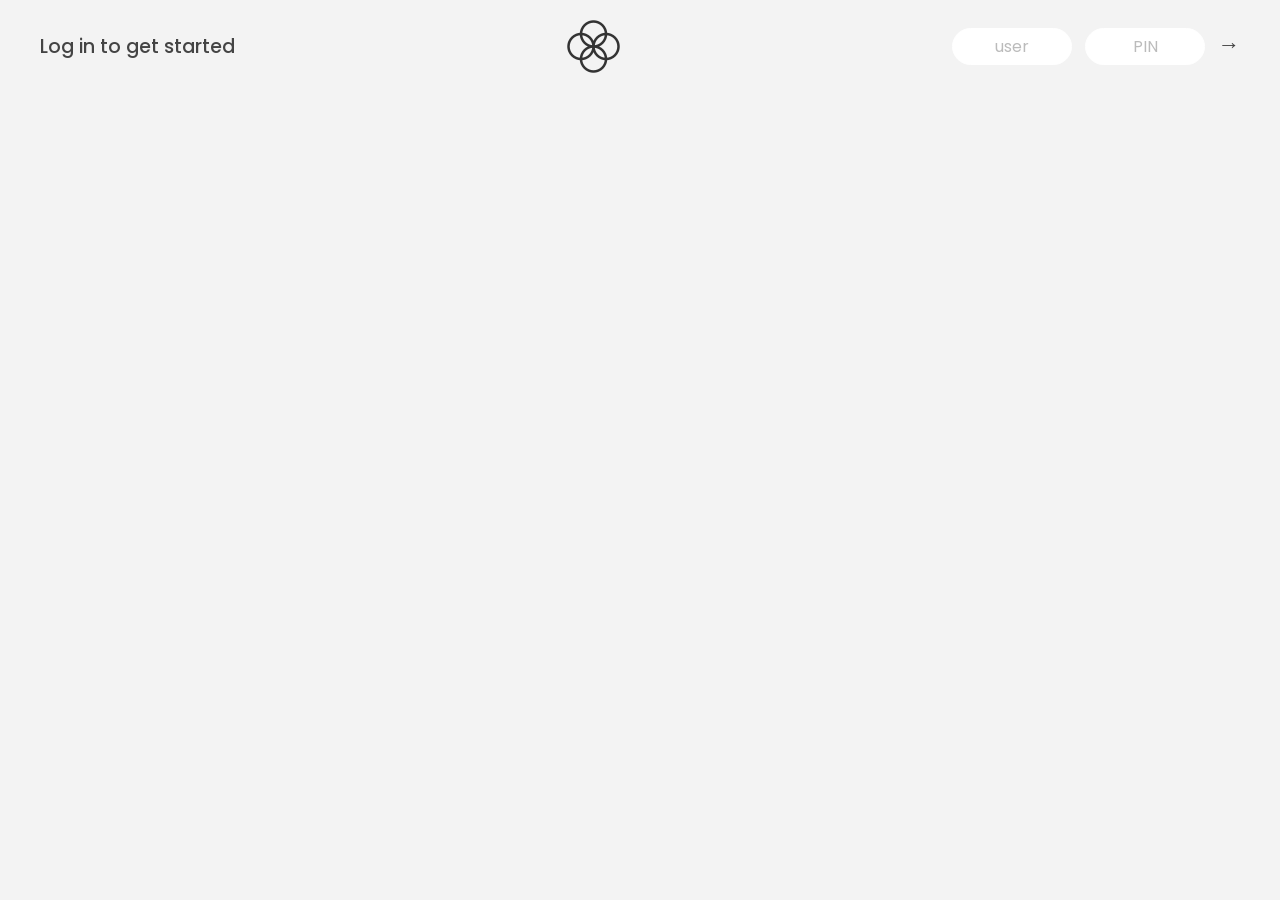
<file: homeworks/11-Arrays-Bankist/index.html>
<!DOCTYPE html>
<html lang="en">

<head>
  <meta charset="UTF-8" />
  <meta name="viewport" content="width=device-width, initial-scale=1.0" />
  <meta http-equiv="X-UA-Compatible" content="ie=edge" />
  <link rel="shortcut icon" type="image/png" href="/icon.png" />

  <link href="https://fonts.googleapis.com/css?family=Poppins:400,500,600&display=swap" rel="stylesheet" />

  <link rel="stylesheet" href="style.css" />
  <title>Bankist</title>
</head>

<body>
  <!-- TOP NAVIGATION -->
  <nav>
    <p class="welcome">Log in to get started</p>
    <img src="logo.png" alt="Logo" class="logo" />
    <form class="login__form">
      <input type="text" placeholder="user" class="login__input login__input--user" />
      <!-- In practice, use type="password" -->
      <input type="text" placeholder="PIN" maxlength="4" class="login__input login__input--pin" />
      <button type="submit" class="login__btn">&rarr;</button>
    </form>
    <button class="btn__signout hidden">Sign Out</button>
  </nav>

  <main class="app">
    <!-- BALANCE -->
    <div class="balance">
      <div>
        <p class="balance__label">Current balance</p>
        <p class="balance__date">
          As of <span class="date">05/03/2037</span>
        </p>
      </div>
      <p class="balance__value">0000€</p>
    </div>

    <!-- MOVEMENTS -->
    <div class="movements">
      <div class="movements__row">
        <div class="movements__type movements__type--deposit">2 deposit</div>
        <div class="movements__date">3 days ago</div>
        <div class="movements__value">4 000€</div>
      </div>
      <div class="movements__row">
        <div class="movements__type movements__type--withdrawal">
          1 withdrawal
        </div>
        <div class="movements__date">24/01/2037</div>
        <div class="movements__value">-378€</div>
      </div>
    </div>

    <!-- SUMMARY -->
    <div class="summary">
      <p class="summary__label">In</p>
      <p class="summary__value summary__value--in">0000€</p>
      <p class="summary__label">Out</p>
      <p class="summary__value summary__value--out">0000€</p>
      <p class="summary__label">Interest</p>
      <p class="summary__value summary__value--interest">0000€</p>
      <button class="btn--sort">&downarrow; SORT</button>
    </div>

    <!-- OPERATION: TRANSFERS -->
    <div class="operation operation--transfer">
      <h2>Transfer money</h2>
      <form class="form form--transfer">
        <input type="text" class="form__input form__input--to" />
        <input type="number" class="form__input form__input--amount" />
        <button class="form__btn form__btn--transfer">&rarr;</button>
        <label class="form__label">Transfer to</label>
        <label class="form__label">Amount</label>
      </form>
    </div>

    <!-- OPERATION: LOAN -->
    <div class="operation operation--loan">
      <h2>Request loan</h2>
      <form class="form form--loan">
        <input type="number" class="form__input form__input--loan-amount" />
        <button class="form__btn form__btn--loan">&rarr;</button>
        <label class="form__label form__label--loan">Amount</label>
      </form>
    </div>

    <!-- OPERATION: CLOSE -->
    <div class="operation operation--close">
      <h2>Close account</h2>
      <form class="form form--close">
        <input type="text" class="form__input form__input--user" />
        <input type="password" maxlength="6" class="form__input form__input--pin" />
        <button class="form__btn form__btn--close">&rarr;</button>
        <label class="form__label">Confirm user</label>
        <label class="form__label">Confirm PIN</label>
      </form>
    </div>

    <!-- LOGOUT TIMER -->
    <p class="logout-timer">
      You will be logged out in <span class="timer">05:00</span>
    </p>
  </main>

  <!-- <footer>
      &copy; by Jonas Schmedtmann. Don't claim as your own :)
    </footer> -->

  <script src="script.js"></script>
</body>

</html>
</file>
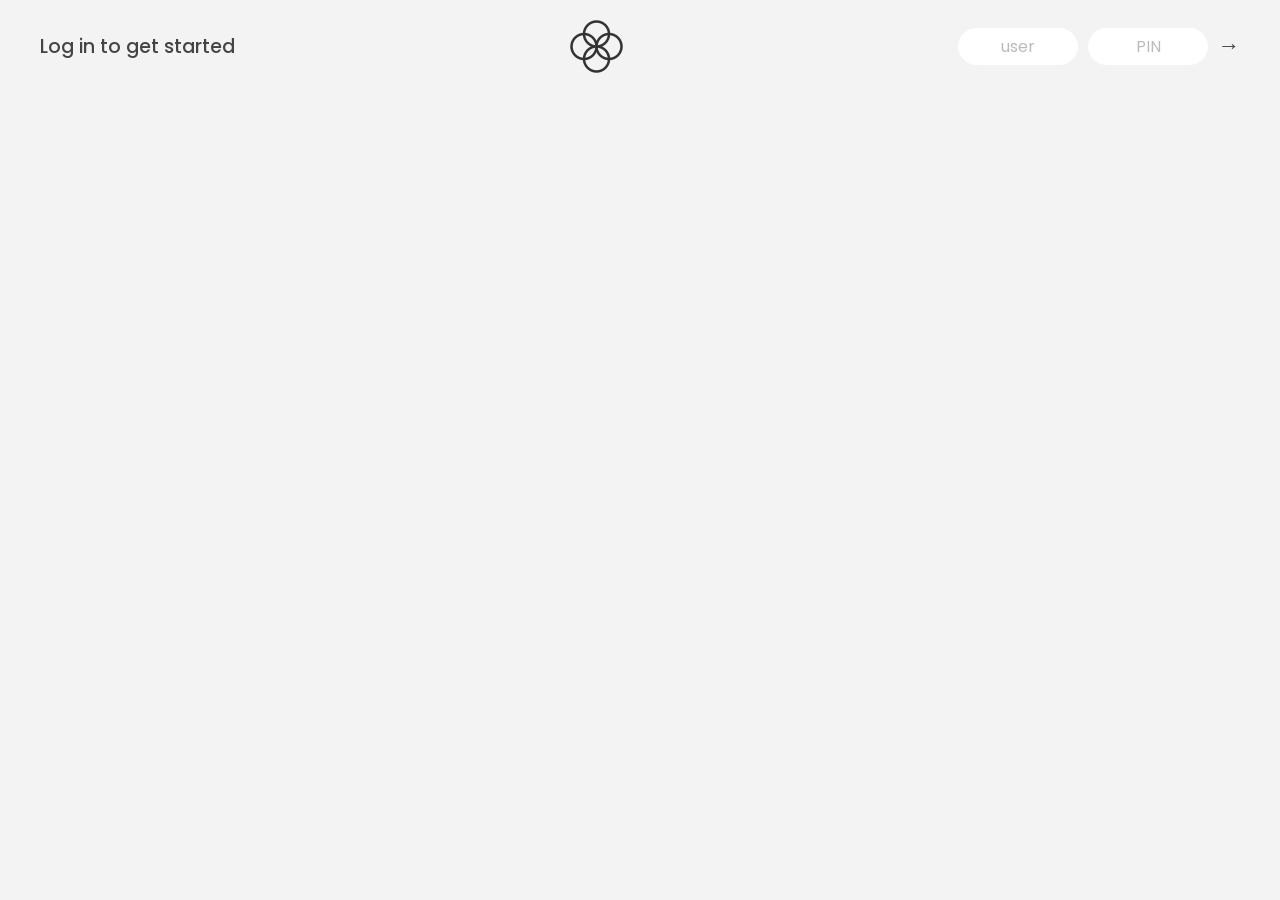
<file: homeworks/array-bankist/index.html>
<!DOCTYPE html>
<html lang="en">

<head>
    <meta charset="UTF-8" />
    <meta name="viewport" content="width=device-width, initial-scale=1.0" />
    <meta http-equiv="X-UA-Compatible" content="ie=edge" />
    <link rel="shortcut icon" type="image/png" href="/icon.png" />

    <link href="https://fonts.googleapis.com/css?family=Poppins:400,500,600&display=swap" rel="stylesheet" />

    <link rel="stylesheet" href="./style.css" />
    <title>Bankist</title>
</head>

<body>
    <!-- TOP NAVIGATION -->
    <nav>
        <p class="welcome">Log in to get started</p>
        <img src="logo.png" alt="Logo" class="logo" />
        <form class="login">
            <input type="text" placeholder="user" class="login__input login__input--user" />
            <!-- In practice, use type="password" -->
            <input type="text" placeholder="PIN" maxlength="4" class="login__input login__input--pin" />
            <button class="login__btn">&rarr;</button>
        </form>
    </nav>

    <main class="app">
        <!-- BALANCE -->
        <div class="balance">
            <div>
                <p class="balance__label">Current balance</p>
                <p class="balance__date">
                    As of <span class="date">05/03/2037</span>
                </p>
            </div>
            <p class="balance__value">0000€</p>
        </div>

        <!-- MOVEMENTS -->
        <div class="movements">
            <div class="movements__row">
                <div class="movements__type movements__type--deposit">2 deposit</div>
                <div class="movements__date">3 days ago</div>
                <div class="movements__value">4 000€</div>
            </div>
            <div class="movements__row">
                <div class="movements__type movements__type--withdrawal">
                    1 withdrawal
                </div>
                <div class="movements__date">24/01/2037</div>
                <div class="movements__value">-378€</div>
            </div>
        </div>

        <!-- SUMMARY -->
        <div class="summary">
            <p class="summary__label">In</p>
            <p class="summary__value summary__value--in">0000€</p>
            <p class="summary__label">Out</p>
            <p class="summary__value summary__value--out">0000€</p>
            <p class="summary__label">Interest</p>
            <p class="summary__value summary__value--interest">0000€</p>
            <button class="btn--sort">&downarrow; SORT</button>
        </div>

        <!-- OPERATION: TRANSFERS -->
        <div class="operation operation--transfer">
            <h2>Transfer money</h2>
            <form class="form form--transfer">
                <input type="text" class="form__input form__input--to" />
                <input type="number" class="form__input form__input--amount" />
                <button class="form__btn form__btn--transfer">&rarr;</button>
                <label class="form__label">Transfer to</label>
                <label class="form__label">Amount</label>
            </form>
        </div>

        <!-- OPERATION: LOAN -->
        <div class="operation operation--loan">
            <h2>Request loan</h2>
            <form class="form form--loan">
                <input type="number" class="form__input form__input--loan-amount" />
                <button class="form__btn form__btn--loan">&rarr;</button>
                <label class="form__label form__label--loan">Amount</label>
            </form>
        </div>

        <!-- OPERATION: CLOSE -->
        <div class="operation operation--close">
            <h2>Close account</h2>
            <form class="form form--close">
                <input type="text" class="form__input form__input--user" />
                <input type="password" maxlength="6" class="form__input form__input--pin" />
                <button class="form__btn form__btn--close">&rarr;</button>
                <label class="form__label">Confirm user</label>
                <label class="form__label">Confirm PIN</label>
            </form>
        </div>

        <!-- LOGOUT TIMER -->
        <p class="logout-timer">
            You will be logged out in <span class="timer">05:00</span>
        </p>
    </main>

    <!-- <footer>
      &copy; by Jonas Schmedtmann. Don't claim as your own :)
    </footer> -->

    <script src="script.js"></script>
</body>

</html>
</file>
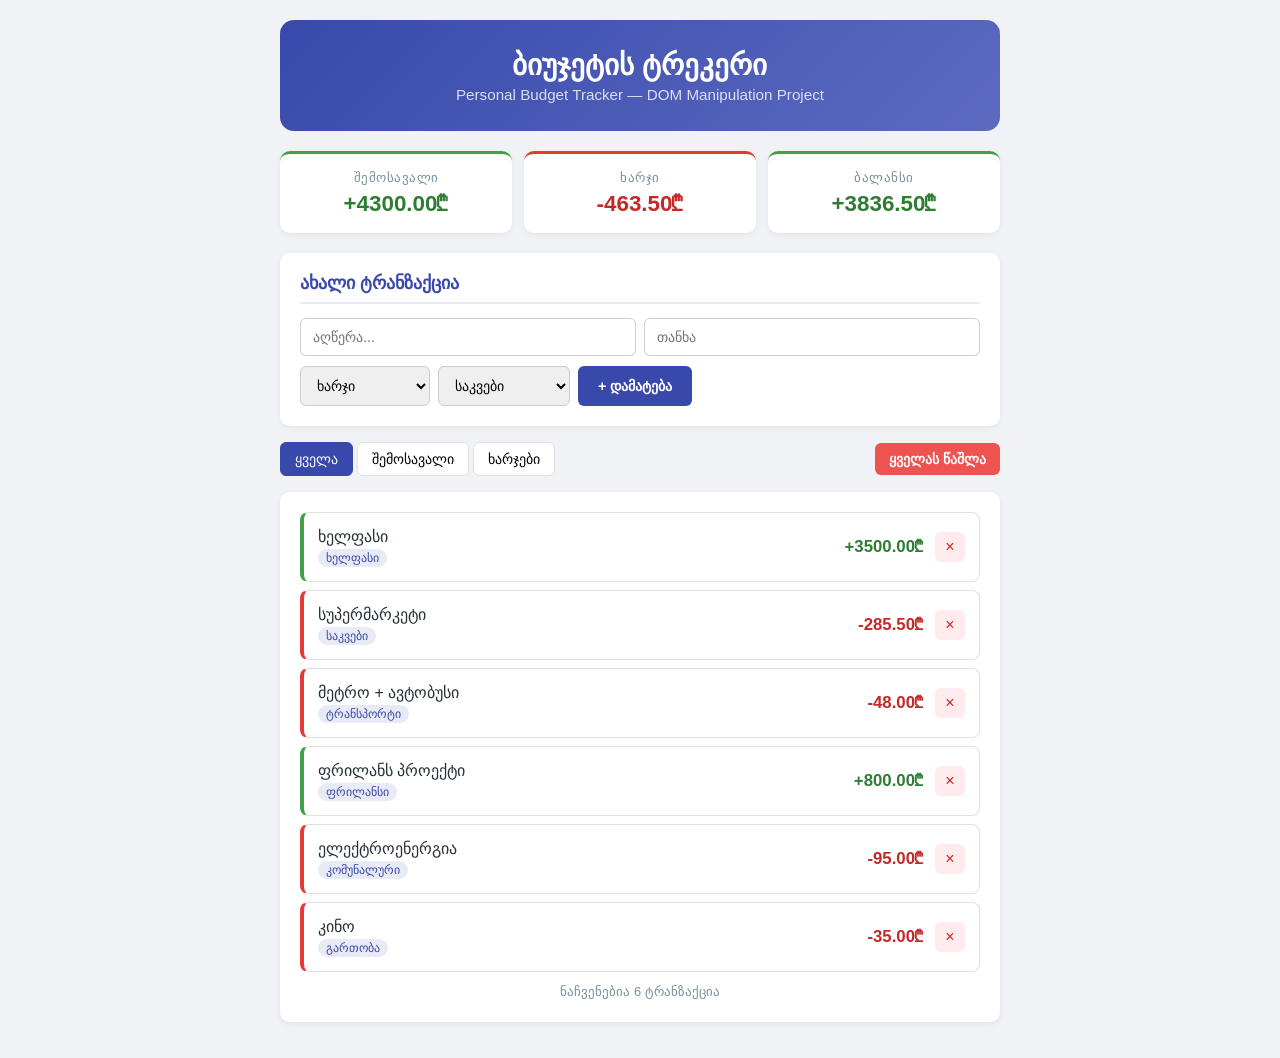
<file: homeworks/DOM-manipulation/index.html>
<!DOCTYPE html>
<html lang="ka">

<head>
    <meta charset="UTF-8" />
    <meta name="viewport" content="width=device-width, initial-scale=1.0" />
    <title>ბიუჯეტის ტრეკერი — DOM Manipulation Project</title>
    <style>
        *,
        *::before,
        *::after {
            margin: 0;
            padding: 0;
            box-sizing: border-box;
        }

        body {
            font-family: "Segoe UI", Tahoma, Geneva, Verdana, sans-serif;
            background: #f0f2f5;
            color: #263238;
            min-height: 100vh;
            padding: 20px;
        }

        .app {
            max-width: 720px;
            margin: 0 auto;
        }

        /* ========== Header ========== */
        .header {
            background: linear-gradient(135deg, #3949ab, #5c6bc0);
            color: white;
            padding: 28px;
            border-radius: 14px;
            text-align: center;
            margin-bottom: 20px;
        }

        .header h1 {
            font-size: 1.8rem;
            margin-bottom: 4px;
        }

        .header p {
            opacity: 0.8;
            font-size: 0.95rem;
        }

        /* ========== Summary Cards ========== */
        .summary {
            display: grid;
            grid-template-columns: repeat(3, 1fr);
            gap: 12px;
            margin-bottom: 20px;
        }

        .summary-card {
            background: white;
            border-radius: 10px;
            padding: 16px;
            text-align: center;
            box-shadow: 0 2px 6px rgba(0, 0, 0, 0.06);
            border-top: 3px solid #e0e0e0;
        }

        .summary-card.income {
            border-top-color: #43a047;
        }

        .summary-card.expense {
            border-top-color: #e53935;
        }

        .summary-card.positive {
            border-top-color: #43a047;
        }

        .summary-card.negative {
            border-top-color: #e53935;
        }

        .summary-label {
            display: block;
            font-size: 0.8rem;
            color: #78909c;
            text-transform: uppercase;
            letter-spacing: 0.5px;
            margin-bottom: 6px;
        }

        .summary-amount {
            display: block;
            font-size: 1.4rem;
            font-weight: 700;
        }

        .summary-card.income .summary-amount {
            color: #2e7d32;
        }

        .summary-card.expense .summary-amount {
            color: #c62828;
        }

        .summary-card.positive .summary-amount {
            color: #2e7d32;
        }

        .summary-card.negative .summary-amount {
            color: #c62828;
        }

        /* ========== Card ========== */
        .card {
            background: white;
            border-radius: 10px;
            padding: 20px;
            margin-bottom: 16px;
            box-shadow: 0 2px 6px rgba(0, 0, 0, 0.06);
        }

        .card h2 {
            font-size: 1.1rem;
            color: #3949ab;
            margin-bottom: 14px;
            padding-bottom: 8px;
            border-bottom: 2px solid #e8eaf6;
        }

        /* ========== Form ========== */
        .form-row {
            display: flex;
            gap: 8px;
            margin-bottom: 10px;
            flex-wrap: wrap;
        }

        .form-row:last-child {
            margin-bottom: 0;
        }

        .form-input,
        .form-select {
            padding: 10px 12px;
            border: 1px solid #ccc;
            border-radius: 6px;
            font-size: 0.9rem;
            outline: none;
            transition: border-color 0.2s;
        }

        .form-input:focus,
        .form-select:focus {
            border-color: #3949ab;
        }

        .form-input {
            flex: 1;
            min-width: 140px;
        }

        .form-select {
            min-width: 130px;
        }

        .btn-add {
            background: #3949ab;
            color: white;
            border: none;
            padding: 10px 20px;
            border-radius: 6px;
            font-size: 0.9rem;
            font-weight: 600;
            cursor: pointer;
            white-space: nowrap;
            transition: background 0.2s;
        }

        .btn-add:hover {
            background: #283593;
        }

        /* ========== Toolbar ========== */
        .toolbar {
            display: flex;
            gap: 10px;
            margin-bottom: 16px;
            flex-wrap: wrap;
            align-items: center;
        }

        .filter-group {
            display: flex;
            gap: 4px;
            flex: 1;
        }

        .filter-btn {
            background: white;
            border: 1px solid #e0e0e0;
            padding: 8px 14px;
            border-radius: 6px;
            font-size: 0.85rem;
            cursor: pointer;
            transition: all 0.2s;
        }

        .filter-btn.active {
            background: #3949ab;
            color: white;
            border-color: #3949ab;
        }

        .filter-btn:hover:not(.active) {
            background: #f5f5f5;
        }

        .btn-clear {
            background: #ef5350;
            color: white;
            border: none;
            padding: 8px 14px;
            border-radius: 6px;
            font-size: 0.85rem;
            font-weight: 600;
            cursor: pointer;
            transition: background 0.2s;
        }

        .btn-clear:hover {
            background: #c62828;
        }

        /* ========== Transaction Row ========== */
        .tx-row {
            display: flex;
            align-items: center;
            gap: 12px;
            padding: 14px;
            border: 1px solid #e0e0e0;
            border-radius: 8px;
            margin-bottom: 8px;
            transition: background 0.2s;
        }

        .tx-row:last-child {
            margin-bottom: 0;
        }

        .tx-row:hover {
            background: #fafafa;
        }

        .tx-row.income {
            border-left: 4px solid #43a047;
        }

        .tx-row.expense {
            border-left: 4px solid #e53935;
        }

        .tx-info {
            flex: 1;
            min-width: 0;
        }

        .tx-desc {
            display: block;
            font-weight: 500;
            margin-bottom: 2px;
        }

        .tx-category {
            display: inline-block;
            font-size: 0.75rem;
            padding: 2px 8px;
            border-radius: 10px;
            background: #e8eaf6;
            color: #3949ab;
        }

        .tx-amount {
            font-weight: 700;
            font-size: 1.05rem;
            white-space: nowrap;
        }

        .tx-row.income .tx-amount {
            color: #2e7d32;
        }

        .tx-row.expense .tx-amount {
            color: #c62828;
        }

        .btn-delete {
            width: 30px;
            height: 30px;
            border: none;
            border-radius: 6px;
            cursor: pointer;
            font-size: 1rem;
            display: flex;
            align-items: center;
            justify-content: center;
            background: #ffebee;
            color: #c62828;
            flex-shrink: 0;
            transition: background 0.2s;
        }

        .btn-delete:hover {
            background: #ffcdd2;
        }

        /* ========== Empty State ========== */
        .empty-state {
            text-align: center;
            padding: 40px 20px;
            color: #78909c;
        }

        .empty-state p {
            font-size: 1rem;
            margin-bottom: 4px;
        }

        .empty-state small {
            font-size: 0.85rem;
        }

        /* ========== Counter ========== */
        .tx-count {
            text-align: center;
            font-size: 0.8rem;
            color: #78909c;
            margin-top: 12px;
            min-height: 18px;
        }

        /* ========== Responsive ========== */
        @media (max-width: 520px) {
            .summary {
                grid-template-columns: 1fr;
            }
        }
    </style>
</head>

<body>
    <div class="app">
        <!-- Header -->
        <header class="header">
            <h1>ბიუჯეტის ტრეკერი</h1>
            <p>Personal Budget Tracker — DOM Manipulation Project</p>
        </header>

        <!-- Summary Cards -->
        <div class="summary">
            <div class="summary-card income">
                <span class="summary-label">შემოსავალი</span>
                <span class="summary-amount" id="income-total">+0.00₾</span>
            </div>
            <div class="summary-card expense">
                <span class="summary-label">ხარჯი</span>
                <span class="summary-amount" id="expense-total">-0.00₾</span>
            </div>
            <div class="summary-card" id="balance-card">
                <span class="summary-label">ბალანსი</span>
                <span class="summary-amount" id="balance-total">0.00₾</span>
            </div>
        </div>

        <!-- Add Transaction Form -->
        <div class="card">
            <h2>ახალი ტრანზაქცია</h2>
            <form id="transaction-form">
                <div class="form-row">
                    <input type="text" id="desc-input" class="form-input" placeholder="აღწერა..." required />
                    <input type="number" id="amount-input" class="form-input" placeholder="თანხა" min="0.01" step="0.01"
                        required />
                </div>
                <div class="form-row">
                    <select id="type-select" class="form-select">
                        <option value="income">შემოსავალი</option>
                        <option value="expense" selected>ხარჯი</option>
                    </select>
                    <select id="category-select" class="form-select"></select>
                    <button type="submit" class="btn-add">+ დამატება</button>
                </div>
            </form>
        </div>

        
        
        <!-- Toolbar -->
        <div class="toolbar">
            <div class="filter-group">
                <button class="filter-btn active" data-filter="all">ყველა</button>
                <button class="filter-btn" data-filter="income">შემოსავალი</button>
                <button class="filter-btn" data-filter="expense">ხარჯები</button>
            </div>
            <button id="btn-clear-all" class="btn-clear">ყველას წაშლა</button>
        </div>

        <!-- Transaction List -->
        <div class="card">
            <div id="transaction-list"></div>
            <div class="tx-count" id="tx-count"></div>
        </div>
    </div>

    <script src="project.js"></script>
</body>

</html>
</file>
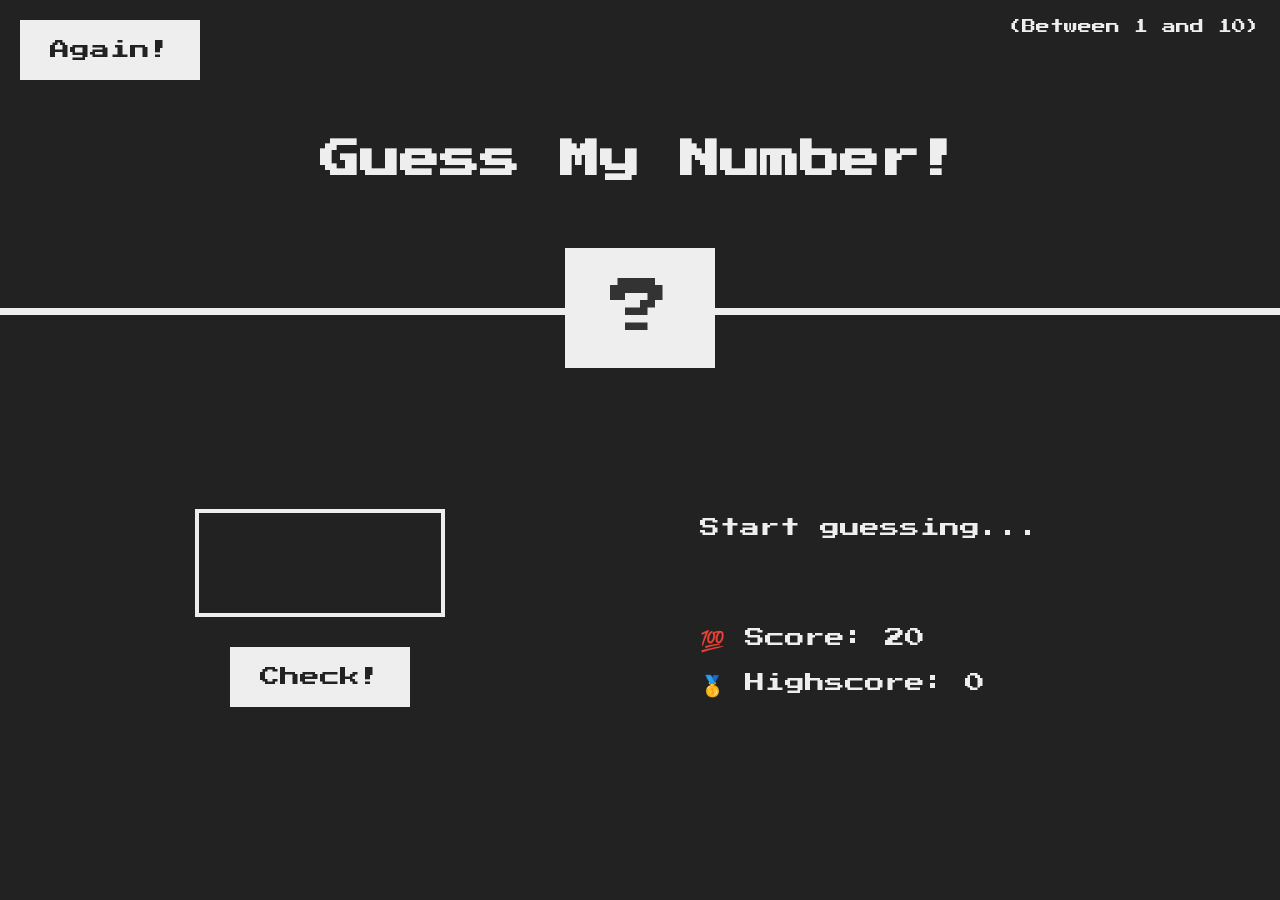
<file: homeworks/Guess-num/index.html>
<!DOCTYPE html>
<html lang="en">

<head>
    <meta charset="UTF-8" />
    <meta name="viewport" content="width=device-width, initial-scale=1.0" />
    <meta http-equiv="X-UA-Compatible" content="ie=edge" />
    <link rel="stylesheet" href="./style.css" />
    <title>Guess My Number!</title>
</head>

<body>
    <header>

        <h1>Guess My Number!</h1>
        <p class="between">(Between 1 and <span class="max"></span>)</p>
        <button class="btn again">Again!</button>
        <div class="number">?</div>
    </header>
    <main>
        <section class="left">
            <input type="number" class="guess" />
            <button class="btn check">Check!</button>
        </section>
        <section class="right">
            <p class="message">Start guessing...</p>
            <p class="label-score">💯 Score: <span class="score">20</span></p>
            <p class="label-highscore">
                🥇 Highscore: <span class="highscore">0</span>
            </p>
        </section>
    </main>
    <script src="script.js"></script>
</body>

</html>
</file>
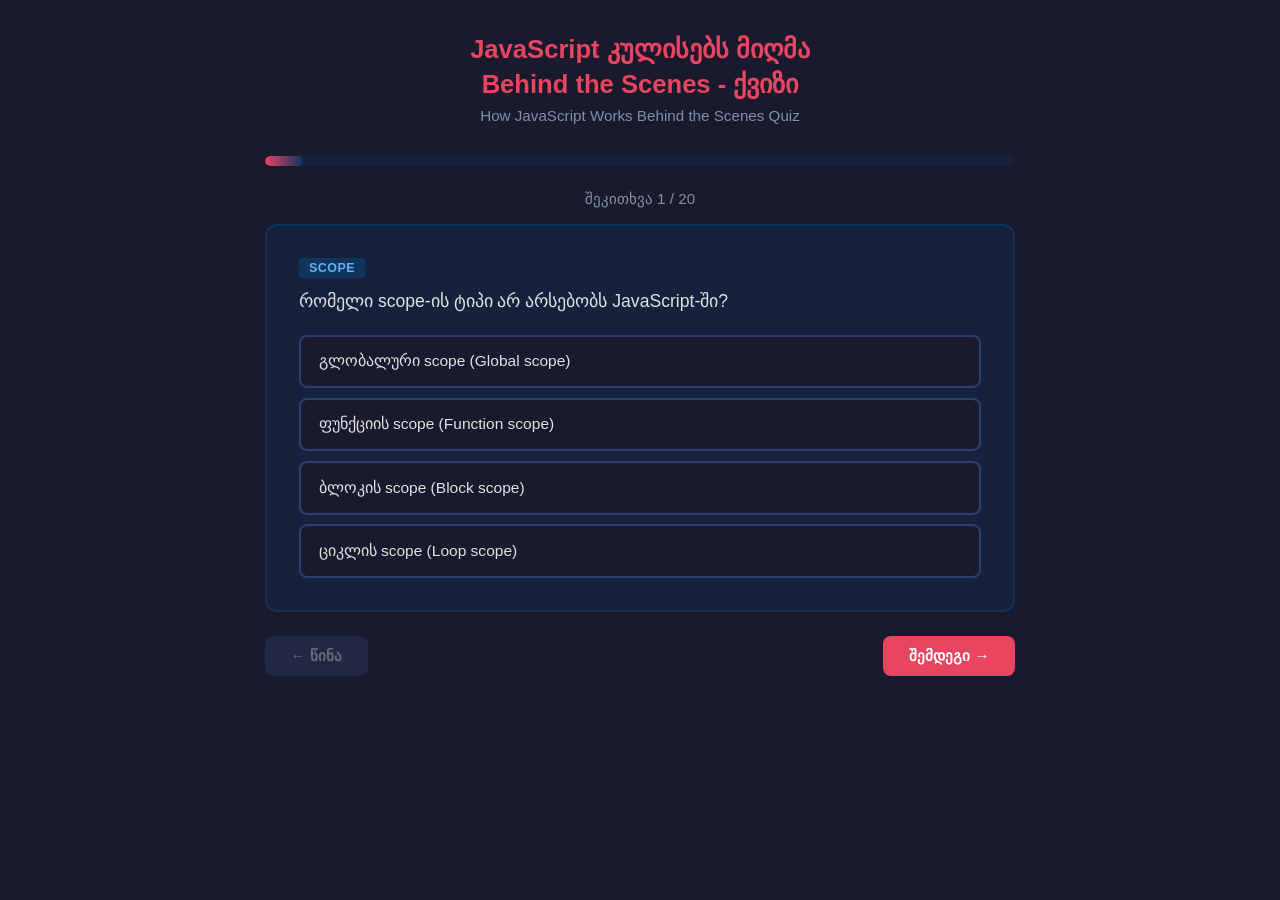
<file: homeworks/task-12-OOP/index.html>
<!DOCTYPE html>
<html lang="ka">
<head>
  <meta charset="UTF-8" />
  <meta name="viewport" content="width=device-width, initial-scale=1.0" />
  <title>JavaScript კულისებს მიღმა - ქვიზი</title>
  <style>
    *, *::before, *::after {
      box-sizing: border-box;
      margin: 0;
      padding: 0;
    }

    body {
      font-family: 'Segoe UI', Tahoma, Geneva, Verdana, sans-serif;
      background-color: #1a1a2e;
      color: #e0e0e0;
      min-height: 100vh;
      display: flex;
      justify-content: center;
      padding: 2rem 1rem;
    }

    .quiz-container {
      max-width: 750px;
      width: 100%;
    }

    h1 {
      text-align: center;
      color: #e94560;
      margin-bottom: 0.4rem;
      font-size: 1.6rem;
      line-height: 1.35;
    }

    .subtitle {
      text-align: center;
      color: #7f8fa6;
      margin-bottom: 2rem;
      font-size: 0.95rem;
    }

    .progress-bar-track {
      background: #16213e;
      border-radius: 8px;
      height: 10px;
      margin-bottom: 1.5rem;
      overflow: hidden;
    }

    .progress-bar-fill {
      background: linear-gradient(90deg, #e94560, #0f3460);
      height: 100%;
      border-radius: 8px;
      transition: width 0.4s ease;
    }

    .question-counter {
      text-align: center;
      margin-bottom: 1rem;
      color: #7f8fa6;
      font-size: 0.95rem;
    }

    .section-label {
      display: inline-block;
      padding: 3px 10px;
      border-radius: 4px;
      font-size: 0.78rem;
      font-weight: 600;
      margin-bottom: 0.6rem;
      text-transform: uppercase;
      letter-spacing: 0.5px;
    }

    .section-label.main {
      background: #0f3460;
      color: #63b3ed;
    }

    .question-card {
      background: #16213e;
      border-radius: 12px;
      padding: 2rem;
      border: 2px solid #0f3460;
      transition: border-color 0.3s ease;
    }

    .question-card.correct {
      border-color: #38a169;
    }

    .question-card.incorrect {
      border-color: #e53e3e;
    }

    .question-text {
      font-size: 1.1rem;
      margin-bottom: 1.2rem;
      line-height: 1.55;
    }

    pre.code-block {
      background: #0d1b2a;
      border: 1px solid #1b3a5c;
      border-radius: 8px;
      padding: 1rem 1.2rem;
      margin-bottom: 1.2rem;
      overflow-x: auto;
      font-family: 'Fira Code', 'Cascadia Code', 'Consolas', monospace;
      font-size: 0.88rem;
      line-height: 1.6;
      color: #a8d8a8;
      white-space: pre;
    }

    .options {
      display: flex;
      flex-direction: column;
      gap: 0.6rem;
    }

    .option-btn {
      background: #1a1a2e;
      border: 2px solid #2c3e6b;
      border-radius: 8px;
      padding: 0.85rem 1.1rem;
      color: #e0e0e0;
      font-size: 0.97rem;
      text-align: left;
      cursor: pointer;
      transition: background 0.2s, border-color 0.2s, transform 0.1s;
      line-height: 1.45;
    }

    .option-btn:hover:not(.disabled) {
      background: #0f3460;
      border-color: #4a6fa5;
      transform: translateX(4px);
    }

    .option-btn.selected {
      border-color: #63b3ed;
      background: #1a365d;
    }

    .option-btn.correct-answer {
      border-color: #38a169;
      background: #1c3a2a;
      color: #9ae6b4;
    }

    .option-btn.wrong-answer {
      border-color: #e53e3e;
      background: #3a1c1c;
      color: #feb2b2;
    }

    .option-btn.disabled {
      cursor: default;
      opacity: 0.75;
    }

    .option-btn.disabled.correct-answer {
      opacity: 1;
    }

    .feedback {
      margin-top: 1rem;
      padding: 0.8rem 1rem;
      border-radius: 8px;
      font-size: 0.95rem;
      font-weight: 600;
      display: none;
    }

    .feedback.show {
      display: block;
    }

    .feedback.correct {
      background: #1c3a2a;
      color: #68d391;
      border: 1px solid #38a169;
    }

    .feedback.incorrect {
      background: #3a1c1c;
      color: #fc8181;
      border: 1px solid #e53e3e;
    }

    .explanation-box {
      background: #0d1b2a;
      border-left: 4px solid #e94560;
      padding: 1rem 1.2rem;
      margin-top: 0.8rem;
      border-radius: 0 8px 8px 0;
      font-size: 0.92rem;
      color: #b0bec5;
      line-height: 1.6;
      display: none;
    }

    .explanation-box.visible {
      display: block;
    }

    .explanation-box .explanation-title {
      font-weight: 700;
      color: #e94560;
      margin-bottom: 0.3rem;
      font-size: 0.85rem;
      text-transform: uppercase;
      letter-spacing: 0.5px;
    }

    .nav-buttons {
      display: flex;
      justify-content: space-between;
      margin-top: 1.5rem;
      gap: 1rem;
    }

    .nav-btn {
      padding: 0.7rem 1.6rem;
      border: none;
      border-radius: 8px;
      font-size: 0.95rem;
      font-weight: 600;
      cursor: pointer;
      transition: background 0.2s, transform 0.1s;
    }

    .nav-btn:active {
      transform: scale(0.97);
    }

    .nav-btn.prev {
      background: #2c3e6b;
      color: #e0e0e0;
    }

    .nav-btn.prev:hover {
      background: #3a5298;
    }

    .nav-btn.next {
      background: #e94560;
      color: #fff;
    }

    .nav-btn.next:hover {
      background: #c73652;
    }

    .nav-btn:disabled {
      opacity: 0.4;
      cursor: not-allowed;
    }

    .results-screen {
      background: #16213e;
      border-radius: 12px;
      padding: 2.5rem;
      text-align: center;
      border: 2px solid #0f3460;
    }

    .results-screen h2 {
      color: #e94560;
      margin-bottom: 1.5rem;
      font-size: 1.5rem;
    }

    .score-circle {
      width: 160px;
      height: 160px;
      border-radius: 50%;
      margin: 0 auto 1.5rem;
      display: flex;
      flex-direction: column;
      align-items: center;
      justify-content: center;
      font-size: 2.5rem;
      font-weight: 700;
      border: 6px solid;
    }

    .score-circle.excellent {
      border-color: #38a169;
      color: #68d391;
      background: #1c3a2a;
    }

    .score-circle.good {
      border-color: #d69e2e;
      color: #f6e05e;
      background: #3a351c;
    }

    .score-circle.needs-work {
      border-color: #e53e3e;
      color: #fc8181;
      background: #3a1c1c;
    }

    .score-circle .score-label {
      font-size: 0.85rem;
      font-weight: 400;
      margin-top: 0.2rem;
    }

    .score-breakdown {
      margin: 1.5rem 0;
      font-size: 1rem;
      color: #a0aec0;
      line-height: 2;
    }

    .score-breakdown strong {
      color: #e0e0e0;
    }

    .restart-btn {
      background: #e94560;
      color: #fff;
      border: none;
      border-radius: 8px;
      padding: 0.85rem 2.2rem;
      font-size: 1.05rem;
      font-weight: 600;
      cursor: pointer;
      transition: background 0.2s;
      margin-top: 0.5rem;
    }

    .restart-btn:hover {
      background: #c73652;
    }

    .hidden {
      display: none !important;
    }

    @media (max-width: 600px) {
      body {
        padding: 1rem 0.5rem;
      }
      h1 {
        font-size: 1.25rem;
      }
      .question-card {
        padding: 1.3rem;
      }
      pre.code-block {
        font-size: 0.8rem;
        padding: 0.75rem;
      }
    }
  </style>
</head>
<body>
  <div class="quiz-container">
    <h1>JavaScript კულისებს მიღმა<br />Behind the Scenes - ქვიზი</h1>
    <p class="subtitle">How JavaScript Works Behind the Scenes Quiz</p>

    <div class="progress-bar-track">
      <div class="progress-bar-fill" id="progressBar" style="width: 0%"></div>
    </div>

    <div id="questionArea">
      <p class="question-counter" id="questionCounter"></p>

      <div class="question-card" id="questionCard">
        <span class="section-label main" id="sectionLabel"></span>
        <div class="question-text" id="questionText"></div>
        <pre class="code-block hidden" id="codeBlock"></pre>
        <div class="options" id="optionsContainer"></div>
        <div class="feedback" id="feedback"></div>
        <div class="explanation-box" id="explanationBox">
          <div class="explanation-title">ახსნა</div>
          <div id="explanationText"></div>
        </div>
      </div>

      <div class="nav-buttons">
        <button class="nav-btn prev" id="prevBtn" onclick="navigate(-1)">&#8592; წინა</button>
        <button class="nav-btn next" id="nextBtn" onclick="navigate(1)">შემდეგი &#8594;</button>
      </div>
    </div>

    <div class="results-screen hidden" id="resultsScreen">
      <h2>ქვიზი დასრულებულია!</h2>
      <div class="score-circle" id="scoreCircle">
        <span id="scorePercent"></span>
        <span class="score-label" id="scoreLabel"></span>
      </div>
      <div class="score-breakdown" id="scoreBreakdown"></div>
      <button class="restart-btn" onclick="restartQuiz()">&#x1F504; თავიდან დაწყება</button>
    </div>
  </div>

  <script>
    const questions = [
      {
        topic: 'Scope',
        question: "რომელი scope-ის ტიპი არ არსებობს JavaScript-ში?",
        code: null,
        options: [
          "გლობალური scope (Global scope)",
          "ფუნქციის scope (Function scope)",
          "ბლოკის scope (Block scope)",
          "ციკლის scope (Loop scope)"
        ],
        correct: 3,
        explanation: "JavaScript-ში არსებობს 3 ტიპის scope: გლობალური, ფუნქციის და ბლოკის (ES6). ციკლის scope ცალკე არ არსებობს — for/while ციკლის ფიგურულ ფრჩხილებში { } let/const ბლოკის scope-ს ქმნის, ისევე როგორც if-ში."
      },
      {
        topic: 'Scope',
        question: "რას გამოიტანს ეს კოდი?",
        code: `const x = 'global';

function outer() {
  const x = 'outer';
  function inner() {
    console.log(x);
  }
  inner();
}
outer();`,
        options: [
          '"global"',
          '"outer"',
          'undefined',
          'ReferenceError'
        ],
        correct: 1,
        explanation: "inner() ჯერ საკუთარ scope-ში ეძებს x-ს — ვერ პოულობს. scope chain-ით მშობელ scope-ში (outer ფუნქცია) ეძებს — პოულობს 'outer'. scope chain ყოველთვის ყველაზე ახლო მშობლის ცვლადს იყენებს, გლობალურამდე არ ადის."
      },
      {
        topic: 'Block Scope',
        question: "რას გამოიტანს ეს კოდი?",
        code: `if (true) {
  var a = 1;
  let b = 2;
  const c = 3;
}
console.log(a);`,
        options: [
          "1",
          "undefined",
          "ReferenceError",
          "3"
        ],
        correct: 0,
        explanation: "var ბლოკის scope-ს იგნორირებს — ის ფუნქციის scope-შია (ან გლობალურში, თუ ფუნქციის გარეთაა). ამიტომ a ხელმისაწვდომია if ბლოკის გარეთ. let და const კი ბლოკის scope-შია და გარეთ ReferenceError-ს გამოიწვევს."
      },
      {
        topic: 'Block Scope',
        question: "რას გამოიტანს ეს კოდი?",
        code: `if (true) {
  var a = 1;
  let b = 2;
  const c = 3;
}
console.log(b);`,
        options: [
          "2",
          "undefined",
          "ReferenceError",
          "null"
        ],
        correct: 2,
        explanation: "let ბლოკის scope-შია. if ბლოკის გარეთ b ცვლადზე წვდომა შეუძლებელია. ReferenceError: b is not defined."
      },
      {
        topic: 'Hoisting',
        question: "რას გამოიტანს ეს კოდი?",
        code: `console.log(x);
var x = 5;`,
        options: [
          "5",
          "undefined",
          "ReferenceError",
          "null"
        ],
        correct: 1,
        explanation: "var ჰოისტდება, მაგრამ undefined მნიშვნელობით. ანუ JavaScript ძრავი კოდის შესრულებამდე 'ხედავს' var x დეკლარაციას და ანიჭებს undefined-ს. მნიშვნელობა 5 მხოლოდ იმ ხაზზე მინიჭდება, სადაც x = 5 წერია."
      },
      {
        topic: 'Hoisting',
        question: "რას გამოიტანს ეს კოდი?",
        code: `console.log(y);
let y = 10;`,
        options: [
          "10",
          "undefined",
          "ReferenceError: Cannot access 'y' before initialization",
          "null"
        ],
        correct: 2,
        explanation: "let ტექნიკურად ჰოისტდება, მაგრამ TDZ-შია (Temporal Dead Zone). ეს ნიშნავს, რომ ძრავმა იცის y-ის არსებობის შესახებ, მაგრამ დეკლარაციის ხაზამდე მასზე წვდომა აკრძალულია. შეცდომის ტექსტი 'Cannot access before initialization' სწორედ TDZ-ს მიუთითებს."
      },
      {
        topic: 'Hoisting',
        question: "რას გამოიტანს ეს კოდი?",
        code: `console.log(sum(2, 3));

function sum(a, b) {
  return a + b;
}`,
        options: [
          "5",
          "undefined",
          "ReferenceError",
          "TypeError"
        ],
        correct: 0,
        explanation: "Function declaration სრულად ჰოისტდება — ანუ ფუნქცია ხელმისაწვდომია კოდის ნებისმიერ ადგილას, მისი დეკლარაციამდეც. ამიტომ sum(2, 3) სწორად გამოთვლის 2 + 3 = 5. ეს მხოლოდ function declaration-ებზე ვრცელდება, არა expression-ებსა და arrow ფუნქციებზე."
      },
      {
        topic: 'Hoisting',
        question: "რას გამოიტანს ეს კოდი?",
        code: `console.log(multiply(2, 3));

const multiply = function(a, b) {
  return a * b;
};`,
        options: [
          "6",
          "undefined",
          "ReferenceError",
          "TypeError"
        ],
        correct: 2,
        explanation: "Function expression const-ით არის გამოცხადებული. const ჰოისტდება, მაგრამ TDZ-შია, ამიტომ ReferenceError: Cannot access 'multiply' before initialization. ფუნქციის expression-ები და arrow ფუნქციები იმ ცვლადის წესებს ემორჩილება, რომელშიც ინახება (var, let, const)."
      },
      {
        topic: 'this keyword',
        question: "ობიექტის მეთოდის გამოძახებისას <code>this</code> რას მიუთითებს?",
        code: null,
        options: [
          "window ობიექტს",
          "undefined-ს",
          "ობიექტს, რომელიც მეთოდს იძახებს",
          "თავად ფუნქციას"
        ],
        correct: 2,
        explanation: "როცა ფუნქცია ობიექტის მეთოდად გამოიძახება (obj.method()), this მიუთითებს იმ ობიექტზე, რომელიც მეთოდს იძახებს. მნიშვნელოვანია: this განისაზღვრება გამოძახების მომენტში, არა განსაზღვრების მომენტში."
      },
      {
        topic: 'this keyword',
        question: "რას გამოიტანს ეს კოდი strict mode-ში?",
        code: `'use strict';
function showThis() {
  console.log(this);
}
showThis();`,
        options: [
          "window ობიექტს",
          "undefined",
          "ცარიელ ობიექტს {}",
          "Error"
        ],
        correct: 1,
        explanation: "strict mode-ში ჩვეულებრივი ფუნქციის გამოძახებისას (არა მეთოდის) this არის undefined. sloppy mode-ში (strict-ის გარეშე) this იქნებოდა window ობიექტი. ეს არის ერთ-ერთი მნიშვნელოვანი განსხვავება strict და sloppy mode-ს შორის."
      },
      {
        topic: 'Arrow Functions & this',
        question: "რას გამოიტანს ეს კოდი?",
        code: `const person = {
  name: 'Ana',
  greet: () => {
    console.log(\`Hello \${this.name}\`);
  }
};
person.greet();`,
        options: [
          '"Hello Ana"',
          '"Hello undefined"',
          '"Hello"',
          'TypeError'
        ],
        correct: 1,
        explanation: "Arrow ფუნქციებს არ აქვთ საკუთარი this — ისინი მშობელი scope-ის this-ს იყენებენ. ამ შემთხვევაში მშობელი scope გლობალურია (ობიექტის ლიტერალი scope-ს არ ქმნის!), სადაც this.name არის undefined. ამიტომ arrow ფუნქციები არ უნდა გამოიყენოთ ობიექტის მეთოდებად."
      },
      {
        topic: 'Arrow Functions & this',
        question: "რას გამოიტანს ეს კოდი?",
        code: `const team = {
  name: 'Eagles',
  players: ['Ana', 'Luka'],
  showPlayers: function() {
    this.players.forEach(player => {
      console.log(\`\${player} plays for \${this.name}\`);
    });
  }
};
team.showPlayers();`,
        options: [
          '"Ana plays for Eagles" და "Luka plays for Eagles"',
          '"Ana plays for undefined" და "Luka plays for undefined"',
          'TypeError',
          '"undefined plays for Eagles"'
        ],
        correct: 0,
        explanation: "forEach-ის callback არის arrow ფუნქცია, რომელიც this-ს მშობელი scope-დან (showPlayers მეთოდი) იღებს. showPlayers ჩვეულებრივი ფუნქციაა და team-ის მეთოდად გამოიძახეს, ამიტომ this = team. arrow ფუნქცია ამ this-ს იყენებს. სწორედ ამ შემთხვევაში არის arrow ფუნქცია კარგი არჩევანი!"
      },
      {
        topic: 'Primitives vs Objects',
        question: "რას გამოიტანს ეს კოდი?",
        code: `let a = 10;
let b = a;
a = 20;
console.log(a, b);`,
        options: [
          "20 20",
          "20 10",
          "10 10",
          "10 20"
        ],
        correct: 1,
        explanation: "პრიმიტივები (Number, String, Boolean...) Call Stack-ში ინახება და ყოველი ცვლადი საკუთარ ასლს ინახავს. b = a დროს b-მ მიიღო 10-ის დამოუკიდებელი ასლი. a-ს შეცვლა b-ზე არ მოქმედებს."
      },
      {
        topic: 'Primitives vs Objects',
        question: "რას გამოიტანს ეს კოდი?",
        code: `const obj1 = { name: 'Jonas' };
const obj2 = obj1;
obj2.name = 'Matilda';
console.log(obj1.name);`,
        options: [
          '"Jonas"',
          '"Matilda"',
          'undefined',
          'Error'
        ],
        correct: 1,
        explanation: "ობიექტები Heap-ში ინახება, ხოლო ცვლადები მხოლოდ მითითებას (მისამართს) ინახავენ. obj2 = obj1 არ ქმნის ახალ ობიექტს — მხოლოდ მითითებას აკოპირებს. ორივე ცვლადი ერთსა და იმავე ობიექტზე მიუთითებს, ამიტომ ერთის შეცვლა მეორეზეც აისახება."
      },
      {
        topic: 'Shallow Copy',
        question: "რას გამოიტანს ეს კოდი?",
        code: `const original = {
  name: 'Ana',
  hobbies: ['reading', 'coding']
};
const copy = { ...original };
copy.hobbies.push('gaming');
console.log(original.hobbies);`,
        options: [
          "['reading', 'coding']",
          "['reading', 'coding', 'gaming']",
          "undefined",
          "Error"
        ],
        correct: 1,
        explanation: "Spread ოპერატორით ({ ...original }) არაღრმა (shallow) ასლი იქმნება — მხოლოდ პირველი დონე კოპირდება. hobbies მასივი ჩადგმული ობიექტია და ორივე ცვლადი იგივე მასივზე მიუთითებს. copy.hobbies.push() ორიგინალის hobbies-საც ცვლის. ღრმა ასლისთვის გამოიყენეთ structuredClone()."
      },
      {
        topic: 'Deep Copy',
        question: "რომელი მეთოდი ქმნის ობიექტის სრულ (ღრმა) ასლს, ჩადგმული ობიექტების ჩათვლით?",
        code: null,
        options: [
          "Object.assign()",
          "Spread ოპერატორი ({ ...obj })",
          "structuredClone()",
          "JSON.parse(JSON.stringify(obj)) — ყოველთვის"
        ],
        correct: 2,
        explanation: "structuredClone() ქმნის ობიექტის ღრმა (deep) ასლს — ყველა ჩადგმული ობიექტიც დამოუკიდებლად კოპირდება. Object.assign() და spread ოპერატორი მხოლოდ არაღრმა (shallow) ასლს ქმნის. JSON მეთოდი მუშაობს, მაგრამ კარგავს ფუნქციებს, Date ობიექტებს, undefined-ს და სხვა. structuredClone() საუკეთესო არჩევანია."
      },
      {
        topic: 'Execution Context',
        question: "რა კომპონენტებისგან შედგება Execution Context?",
        code: null,
        options: [
          "Call Stack, Heap, Event Loop",
          "Variable Environment, Scope Chain, this keyword",
          "Global Scope, Function Scope, Block Scope",
          "DOM, Web APIs, Callback Queue"
        ],
        correct: 1,
        explanation: "Execution Context შეიცავს 3 კომპონენტს: Variable Environment (ცვლადების გარემო — ცვლადების დეკლარაციები, ფუნქციები, arguments ობიექტი), Scope Chain (მშობელი scope-ებზე მითითებები) და this keyword. Call Stack, Heap და Event Loop JS Runtime-ის ნაწილებია, არა EC-ის."
      },
      {
        topic: 'Call Stack',
        question: "რას გამოიტანს ეს კოდი და რა თანმიმდევრობით?",
        code: `function first() {
  console.log('1');
  second();
  console.log('3');
}
function second() {
  console.log('2');
}
first();`,
        options: [
          "1, 2, 3",
          "2, 1, 3",
          "1, 3, 2",
          "3, 2, 1"
        ],
        correct: 0,
        explanation: "Call Stack LIFO (Last In, First Out) პრინციპით მუშაობს. first() იძახება → ბეჭდავს '1' → იძახებს second()-ს → second() ბეჭდავს '2' → second() სრულდება და სტეკიდან იშლება → first() აგრძელებს და ბეჭდავს '3'. თანმიმდევრობა: 1, 2, 3."
      },
      {
        topic: 'arguments',
        question: "რომელი ფუნქციის ტიპს აქვს <code>arguments</code> ობიექტი?",
        code: null,
        options: [
          "მხოლოდ Arrow ფუნქციებს",
          "მხოლოდ Function Declaration და Function Expression-ს",
          "ყველა ფუნქციის ტიპს",
          "არცერთს strict mode-ში"
        ],
        correct: 1,
        explanation: "arguments ობიექტი ხელმისაწვდომია მხოლოდ 'ჩვეულებრივ' ფუნქციებში (function declaration და function expression). Arrow ფუნქციებს arguments ობიექტი არ აქვთ. თუ arrow ფუნქციაში arguments-ს მიმართავთ, ის მშობელი scope-დან მოიძებნება (თუ ჩვეულებრივ ფუნქციაში ზის) ან ReferenceError იქნება."
      },
      {
        topic: 'var & window',
        question: "რა განსხვავებაა var, let და const-ს შორის window ობიექტთან მიმართებაში?",
        code: `var a = 1;
let b = 2;
const c = 3;`,
        options: [
          "სამივე ქმნის window-ის თვისებას",
          "არცერთი არ ქმნის window-ის თვისებას",
          "მხოლოდ var ქმნის window-ის თვისებას",
          "მხოლოდ const ქმნის window-ის თვისებას"
        ],
        correct: 2,
        explanation: "გლობალურ scope-ში var-ით გამოცხადებული ცვლადი ქმნის window ობიექტის თვისებას (window.a === 1). let და const ამას არ აკეთებენ. ეს კიდევ ერთი მიზეზია, რატომ არ უნდა გამოიყენოთ var — ის შეიძლება window-ის არსებულ თვისებებთან კონფლიქტში შევიდეს."
      }
    ];

    let currentIndex = 0;
    let answers = new Array(questions.length).fill(null);

    const progressBar = document.getElementById('progressBar');
    const questionCounter = document.getElementById('questionCounter');
    const questionCard = document.getElementById('questionCard');
    const sectionLabel = document.getElementById('sectionLabel');
    const questionText = document.getElementById('questionText');
    const codeBlock = document.getElementById('codeBlock');
    const optionsContainer = document.getElementById('optionsContainer');
    const feedback = document.getElementById('feedback');
    const explanationBox = document.getElementById('explanationBox');
    const explanationText = document.getElementById('explanationText');
    const prevBtn = document.getElementById('prevBtn');
    const nextBtn = document.getElementById('nextBtn');
    const questionArea = document.getElementById('questionArea');
    const resultsScreen = document.getElementById('resultsScreen');

    function renderQuestion() {
      const q = questions[currentIndex];
      const total = questions.length;

      progressBar.style.width = ((currentIndex + 1) / total * 100) + '%';
      questionCounter.textContent = `შეკითხვა ${currentIndex + 1} / ${total}`;

      sectionLabel.textContent = q.topic;
      sectionLabel.className = 'section-label main';

      questionText.innerHTML = q.question;

      if (q.code) {
        codeBlock.textContent = q.code;
        codeBlock.classList.remove('hidden');
      } else {
        codeBlock.classList.add('hidden');
      }

      optionsContainer.innerHTML = '';
      q.options.forEach((opt, i) => {
        const btn = document.createElement('button');
        btn.className = 'option-btn';
        btn.innerHTML = opt;
        const answered = answers[currentIndex] !== null;

        if (answered) {
          btn.classList.add('disabled');
          if (i === q.correct) btn.classList.add('correct-answer');
          if (answers[currentIndex] === i && i !== q.correct) btn.classList.add('wrong-answer');
        } else {
          btn.addEventListener('click', () => selectAnswer(i));
        }
        optionsContainer.appendChild(btn);
      });

      if (answers[currentIndex] !== null) {
        feedback.classList.add('show');
        if (answers[currentIndex] === q.correct) {
          feedback.className = 'feedback show correct';
          feedback.textContent = 'სწორია! ';
          questionCard.classList.remove('incorrect');
          questionCard.classList.add('correct');
        } else {
          feedback.className = 'feedback show incorrect';
          feedback.textContent = 'არასწორია! სწორი პასუხი მონიშნულია მწვანედ.';
          questionCard.classList.remove('correct');
          questionCard.classList.add('incorrect');
        }
      } else {
        feedback.className = 'feedback';
        feedback.classList.remove('show');
        questionCard.classList.remove('correct', 'incorrect');
      }

      if (answers[currentIndex] !== null && q.explanation) {
        explanationText.textContent = q.explanation;
        explanationBox.classList.add('visible');
      } else {
        explanationBox.classList.remove('visible');
      }

      prevBtn.disabled = currentIndex === 0;
      nextBtn.textContent = currentIndex === total - 1 ? 'შედეგები →' : 'შემდეგი →';
    }

    function selectAnswer(index) {
      answers[currentIndex] = index;
      renderQuestion();
    }

    function navigate(dir) {
      if (dir === 1 && currentIndex === questions.length - 1) {
        showResults();
        return;
      }
      currentIndex += dir;
      if (currentIndex < 0) currentIndex = 0;
      if (currentIndex >= questions.length) currentIndex = questions.length - 1;
      renderQuestion();
      window.scrollTo({ top: 0, behavior: 'smooth' });
    }

    function showResults() {
      questionArea.classList.add('hidden');
      resultsScreen.classList.remove('hidden');

      let totalCorrect = 0;
      questions.forEach((q, i) => {
        if (answers[i] === q.correct) totalCorrect++;
      });

      const percent = Math.round(totalCorrect / questions.length * 100);
      const scoreCircle = document.getElementById('scoreCircle');
      const scorePercent = document.getElementById('scorePercent');
      const scoreLabel = document.getElementById('scoreLabel');
      const scoreBreakdown = document.getElementById('scoreBreakdown');

      scorePercent.textContent = percent + '%';

      if (percent >= 80) {
        scoreCircle.className = 'score-circle excellent';
        scoreLabel.textContent = 'შესანიშნავი!';
      } else if (percent >= 50) {
        scoreCircle.className = 'score-circle good';
        scoreLabel.textContent = 'კარგია!';
      } else {
        scoreCircle.className = 'score-circle needs-work';
        scoreLabel.textContent = 'გაიმეორე მასალა';
      }

      scoreBreakdown.innerHTML = `
        <strong>სულ:</strong> ${totalCorrect} / ${questions.length} სწორი პასუხი
      `;
    }

    function restartQuiz() {
      currentIndex = 0;
      answers = new Array(questions.length).fill(null);
      resultsScreen.classList.add('hidden');
      questionArea.classList.remove('hidden');
      renderQuestion();
      window.scrollTo({ top: 0, behavior: 'smooth' });
    }

    renderQuestion();
  </script>
</body>
</html>
</file>
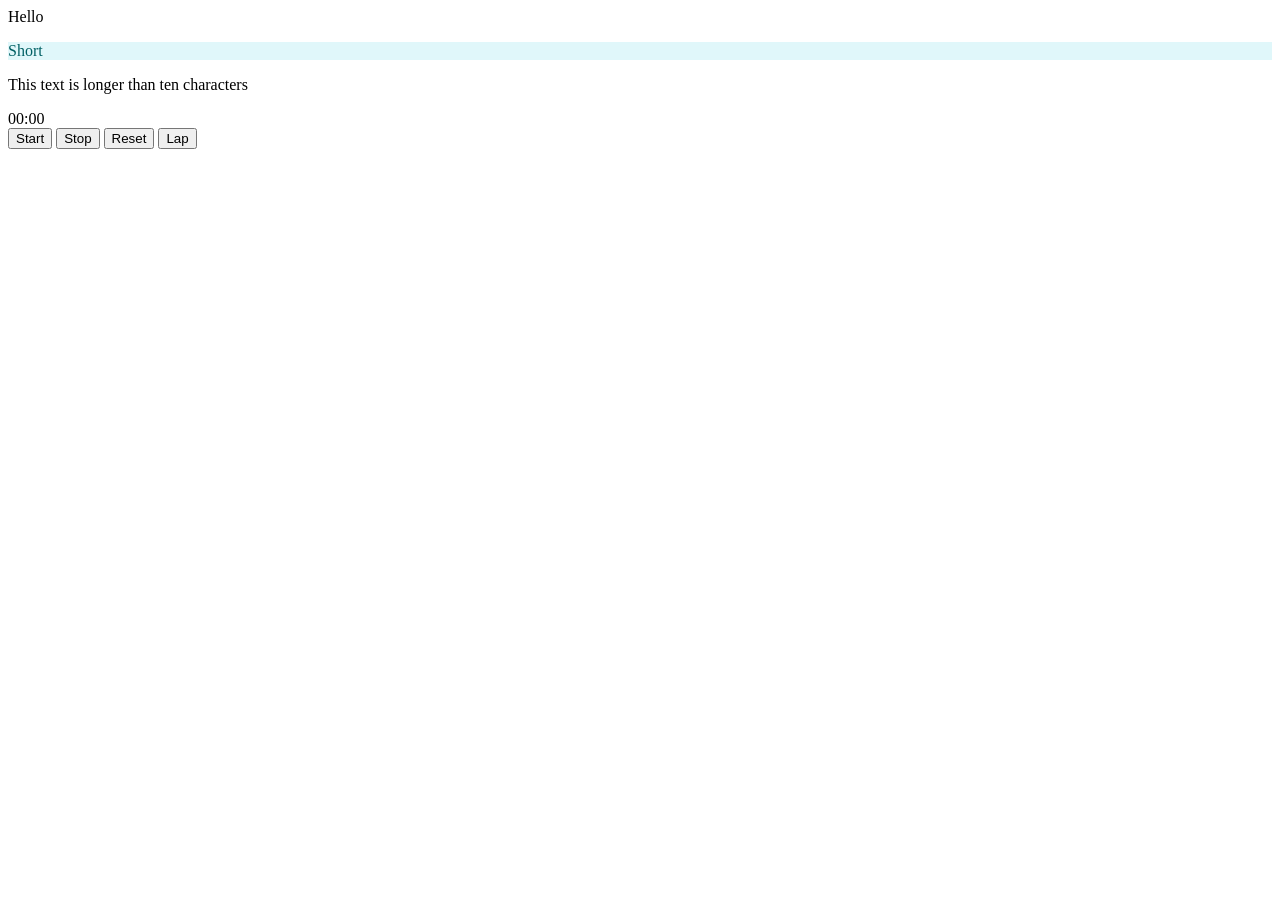
<file: homeworks/task-15/index.html>
<!DOCTYPE html>
<html lang="en">

<head>
    <meta charset="UTF-8">
    <meta name="viewport" content="width=device-width, initial-scale=1.0">
    <title>Document</title>
</head>

<body>
    <div id="title">Hello</div>
    <p class="item">Short</p>
    <p class="item">This text is longer than ten characters</p>


    <div id="display">00:00</div>
    <button id="startBtn">Start</button>
    <button id="stopBtn">Stop</button>
    <button id="resetBtn">Reset</button>
    <button id="lapBtn">Lap</button>

    <ul id="lapList"></ul>
</body>

<script src="script.js"></script>

</html>
</file>
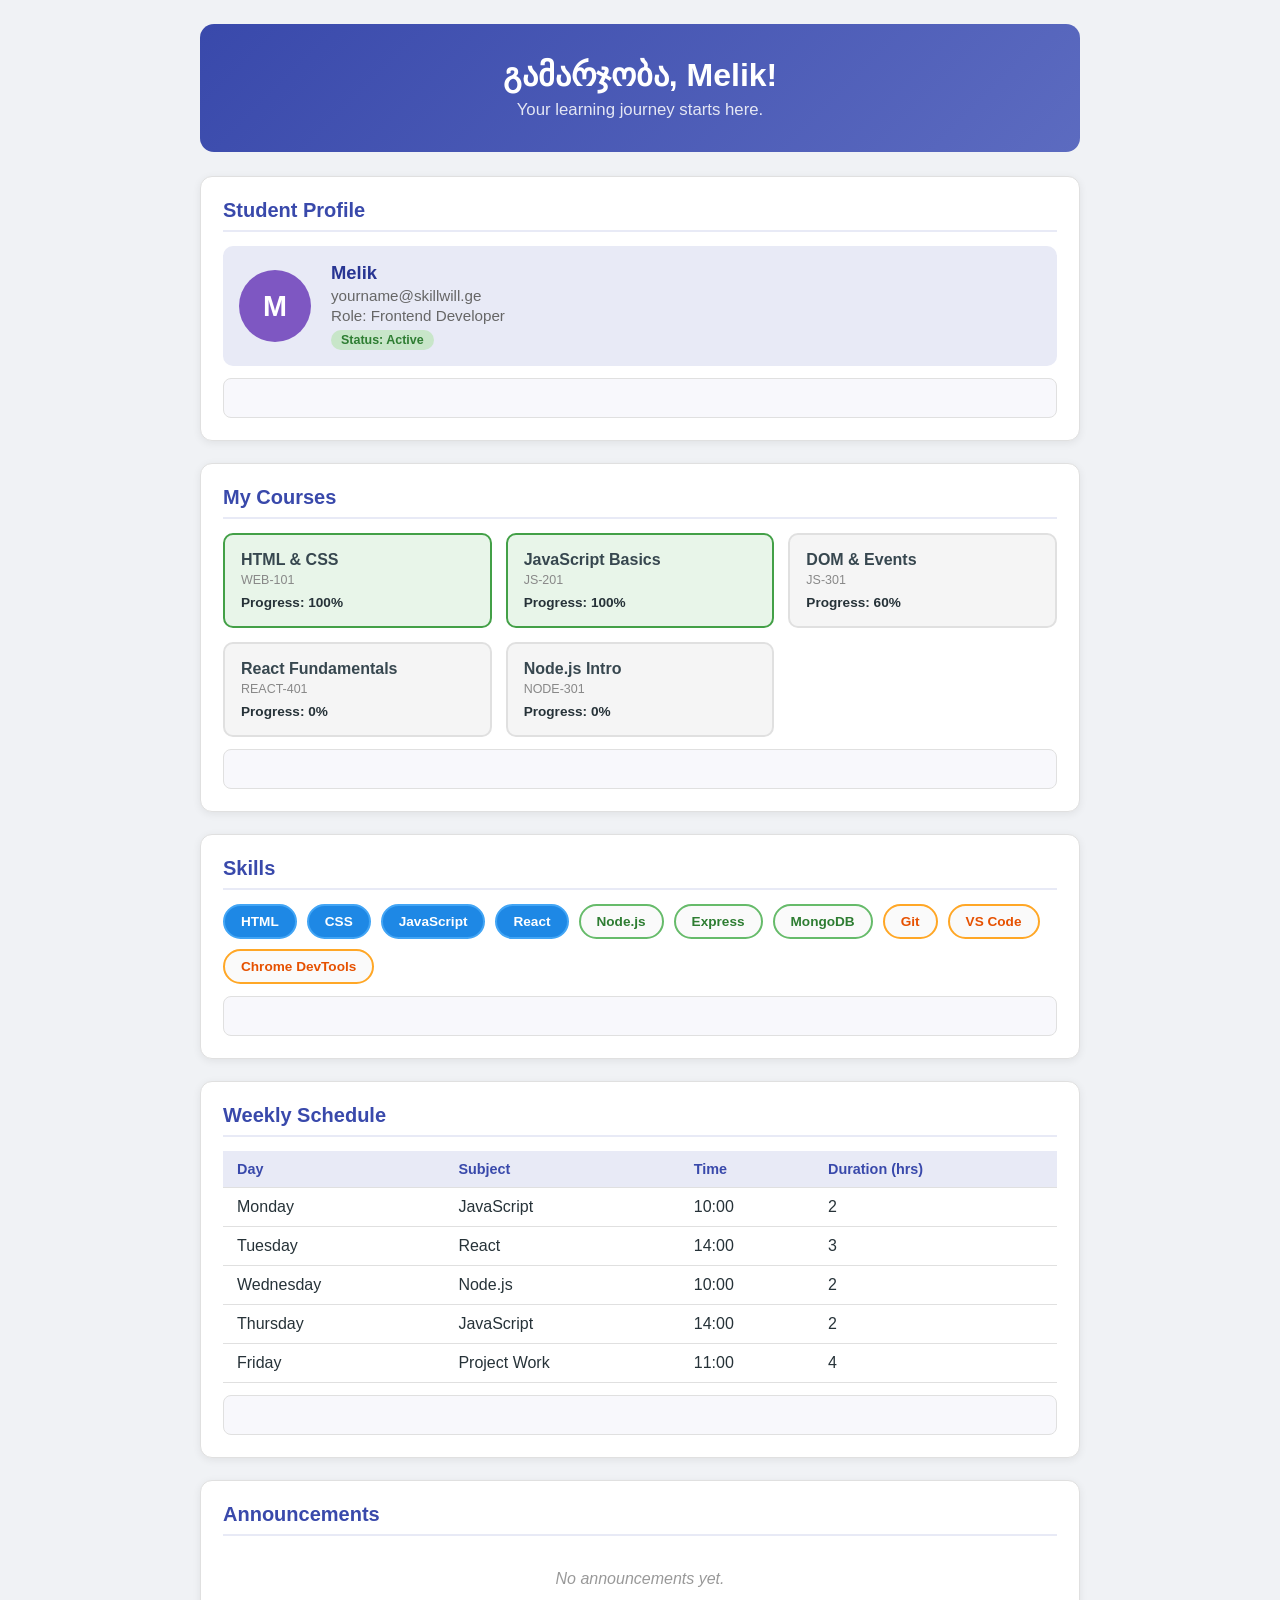
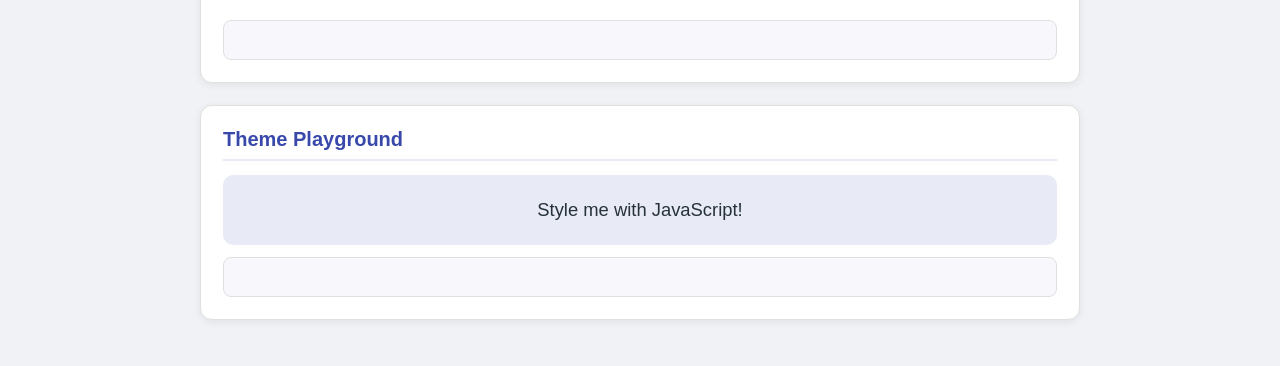
<file: homeworks/task-17/index.html>
<!DOCTYPE html>
<html lang="ka">

<head>
    <meta charset="UTF-8" />
    <meta name="viewport" content="width=device-width, initial-scale=1.0" />
    <title>DOM Challenges - Student Dashboard</title>
    <style>
        *,
        *::before,
        *::after {
            margin: 0;
            padding: 0;
            box-sizing: border-box;
        }

        body {
            font-family: "Segoe UI", Tahoma, Geneva, Verdana, sans-serif;
            background: #f0f2f5;
            color: #263238;
            min-height: 100vh;
            padding: 24px 16px;
        }

        .container {
            max-width: 880px;
            margin: 0 auto;
        }

        /* ========== Welcome Banner ========== */
        .welcome-banner {
            background: linear-gradient(135deg, #3949ab, #5c6bc0);
            color: white;
            padding: 32px 28px;
            border-radius: 14px;
            margin-bottom: 24px;
            text-align: center;
        }

        .welcome-banner h1 {
            font-size: 2rem;
            margin-bottom: 6px;
        }

        .welcome-banner p {
            font-size: 1.05rem;
            opacity: 0.85;
        }

        /* ========== Cards ========== */
        .card {
            background: #fff;
            border: 1px solid #e0e0e0;
            border-radius: 12px;
            padding: 22px;
            margin-bottom: 22px;
            box-shadow: 0 2px 8px rgba(0, 0, 0, 0.07);
        }

        .card h2 {
            font-size: 1.25rem;
            color: #3949ab;
            margin-bottom: 14px;
            padding-bottom: 8px;
            border-bottom: 2px solid #e8eaf6;
        }

        /* ========== Profile Card ========== */
        .profile-section {
            display: flex;
            gap: 20px;
            align-items: center;
            padding: 16px;
            background: #e8eaf6;
            border-radius: 10px;
        }

        .student-avatar {
            width: 72px;
            height: 72px;
            border-radius: 50%;
            background: #7e57c2;
            display: flex;
            align-items: center;
            justify-content: center;
            color: white;
            font-size: 1.8rem;
            font-weight: bold;
        }

        .student-info h3 {
            font-size: 1.15rem;
            color: #283593;
        }

        .student-info p {
            color: #666;
            margin-top: 3px;
            font-size: 0.95rem;
        }

        .student-status {
            display: inline-block;
            margin-top: 6px;
            padding: 3px 10px;
            border-radius: 12px;
            font-size: 0.78rem;
            font-weight: 600;
            background: #c8e6c9;
            color: #2e7d32;
        }

        /* ========== Course Cards ========== */
        .course-grid {
            display: grid;
            grid-template-columns: repeat(auto-fill, minmax(200px, 1fr));
            gap: 14px;
            margin-top: 10px;
        }

        .course-card {
            background: #f5f5f5;
            border: 2px solid #e0e0e0;
            border-radius: 10px;
            padding: 16px;
            transition: transform 0.2s;
        }

        .course-card:hover {
            transform: translateY(-2px);
        }

        .course-card.completed {
            border-color: #43a047;
            background: #e8f5e9;
        }

        .course-card h3 {
            font-size: 1rem;
            color: #37474f;
            margin-bottom: 4px;
        }

        .course-card .course-code {
            font-size: 0.78rem;
            color: #888;
            margin-bottom: 8px;
        }

        .course-card .course-progress {
            font-size: 0.85rem;
            font-weight: 600;
        }

        /* ========== Skill Badges ========== */
        .badge-container {
            display: flex;
            flex-wrap: wrap;
            gap: 10px;
            margin-top: 10px;
        }

        .skill-badge {
            padding: 8px 16px;
            border-radius: 20px;
            font-size: 0.85rem;
            font-weight: 600;
            border: 2px solid #e0e0e0;
            background: #fafafa;
            color: #546e7a;
            transition: all 0.2s;
        }

        .skill-badge.frontend {
            border-color: #42a5f5;
            color: #1565c0;
        }

        .skill-badge.backend {
            border-color: #66bb6a;
            color: #2e7d32;
        }

        .skill-badge.tools {
            border-color: #ffa726;
            color: #e65100;
        }

        .skill-badge.active {
            color: white;
        }

        .skill-badge.active.frontend {
            background: #1e88e5;
        }

        .skill-badge.active.backend {
            background: #43a047;
        }

        .skill-badge.active.tools {
            background: #fb8c00;
        }

        /* ========== Schedule Table ========== */
        .schedule-table {
            width: 100%;
            border-collapse: collapse;
            margin-top: 10px;
        }

        .schedule-table th,
        .schedule-table td {
            padding: 10px 14px;
            text-align: left;
            border-bottom: 1px solid #e0e0e0;
        }

        .schedule-table th {
            background: #e8eaf6;
            font-weight: 600;
            color: #3949ab;
            font-size: 0.9rem;
        }

        .schedule-table tr:hover {
            background: #f5f5f5;
        }

        /* ========== Announcements ========== */
        .announcement {
            padding: 14px 18px;
            border-radius: 8px;
            margin-bottom: 10px;
            font-weight: 500;
        }

        .announcement.urgent {
            background: #ffebee;
            color: #c62828;
            border-left: 4px solid #e53935;
        }

        .announcement.info {
            background: #e3f2fd;
            color: #1565c0;
            border-left: 4px solid #1e88e5;
        }

        .announcement.success {
            background: #e8f5e9;
            color: #2e7d32;
            border-left: 4px solid #43a047;
        }

        .empty-state {
            text-align: center;
            color: #999;
            padding: 20px;
            font-style: italic;
        }

        /* ========== Theme Box ========== */
        .theme-box {
            padding: 24px;
            border-radius: 10px;
            background: #e8eaf6;
            text-align: center;
            font-size: 1.15rem;
            margin-top: 10px;
            transition: all 0.3s;
        }

        /* ========== Utility ========== */
        .output-box {
            background: #f8f8fc;
            border: 1px solid #e0e0e0;
            border-radius: 8px;
            padding: 12px 16px;
            font-family: "Courier New", monospace;
            font-size: 0.9rem;
            min-height: 40px;
            margin-top: 12px;
            white-space: pre-wrap;
        }

        .hidden {
            display: none;
        }
    </style>
</head>

<body>
    <div class="container">

        <!-- ========== 1. Welcome Banner ========== -->
        <div class="welcome-banner" id="welcome-banner">
            <h1 id="welcome-heading">Welcome, Student!</h1>
            <p id="welcome-message">Your learning journey starts here.</p>
        </div>

        <!-- ========== 2. Profile Card ========== -->
        <div class="card">
            <h2>Student Profile</h2>
            <div class="profile-section" id="profile-card">
                <div class="student-avatar" id="student-avatar">?</div>
                <div class="student-info">
                    <h3 class="student-name-display">Student Name</h3>
                    <p class="student-email">student@example.com</p>
                    <p class="student-role">Role: Undecided</p>
                    <span class="student-status" id="student-status">Status: Unknown</span>
                </div>
            </div>
            <div class="output-box" id="output-profile"></div>
        </div>

        <!-- ========== 3. Course Cards ========== -->
        <div class="card">
            <h2>My Courses</h2>
            <div class="course-grid" id="course-grid">
                <div class="course-card" data-credits="5">
                    <h3>HTML & CSS</h3>
                    <p class="course-code">WEB-101</p>
                    <p class="course-progress">Progress: 100%</p>
                </div>
                <div class="course-card" data-credits="5">
                    <h3>JavaScript Basics</h3>
                    <p class="course-code">JS-201</p>
                    <p class="course-progress">Progress: 100%</p>
                </div>
                <div class="course-card" data-credits="6">
                    <h3>DOM & Events</h3>
                    <p class="course-code">JS-301</p>
                    <p class="course-progress">Progress: 60%</p>
                </div>
                <div class="course-card" data-credits="6">
                    <h3>React Fundamentals</h3>
                    <p class="course-code">REACT-401</p>
                    <p class="course-progress">Progress: 0%</p>
                </div>
                <div class="course-card" data-credits="4">
                    <h3>Node.js Intro</h3>
                    <p class="course-code">NODE-301</p>
                    <p class="course-progress">Progress: 0%</p>
                </div>
            </div>
            <div class="output-box" id="output-courses"></div>
        </div>

        <!-- ========== 4. Skill Badges ========== -->
        <div class="card">
            <h2>Skills</h2>
            <div class="badge-container" id="badge-container">
                <span class="skill-badge frontend">HTML</span>
                <span class="skill-badge frontend">CSS</span>
                <span class="skill-badge frontend">JavaScript</span>
                <span class="skill-badge frontend">React</span>
                <span class="skill-badge backend">Node.js</span>
                <span class="skill-badge backend">Express</span>
                <span class="skill-badge backend">MongoDB</span>
                <span class="skill-badge tools">Git</span>
                <span class="skill-badge tools">VS Code</span>
                <span class="skill-badge tools">Chrome DevTools</span>
            </div>
            <div class="output-box" id="output-badges"></div>
        </div>

        <!-- ========== 5. Schedule Table ========== -->
        <div class="card">
            <h2>Weekly Schedule</h2>
            <table class="schedule-table" id="schedule-table">
                <thead>
                    <tr>
                        <th>Day</th>
                        <th>Subject</th>
                        <th>Time</th>
                        <th>Duration (hrs)</th>
                    </tr>
                </thead>
                <tbody>
                    <tr>
                        <td>Monday</td>
                        <td>JavaScript</td>
                        <td>10:00</td>
                        <td>2</td>
                    </tr>
                    <tr>
                        <td>Tuesday</td>
                        <td>React</td>
                        <td>14:00</td>
                        <td>3</td>
                    </tr>
                    <tr>
                        <td>Wednesday</td>
                        <td>Node.js</td>
                        <td>10:00</td>
                        <td>2</td>
                    </tr>
                    <tr>
                        <td>Thursday</td>
                        <td>JavaScript</td>
                        <td>14:00</td>
                        <td>2</td>
                    </tr>
                    <tr>
                        <td>Friday</td>
                        <td>Project Work</td>
                        <td>11:00</td>
                        <td>4</td>
                    </tr>
                </tbody>
            </table>
            <div class="output-box" id="output-schedule"></div>
        </div>

        <!-- ========== 6. Announcements ========== -->
        <div class="card">
            <h2>Announcements</h2>
            <div id="announcements">
                <p class="empty-state">No announcements yet.</p>
            </div>
            <div class="output-box" id="output-announcements"></div>
        </div>

        <!-- ========== 7. Theme Box ========== -->
        <div class="card">
            <h2>Theme Playground</h2>
            <div class="theme-box" id="theme-box">
                Style me with JavaScript!
            </div>
            <div class="output-box" id="output-theme"></div>
        </div>

    </div>

    <script src="challenges.js"></script>
</body>

</html>
</file>
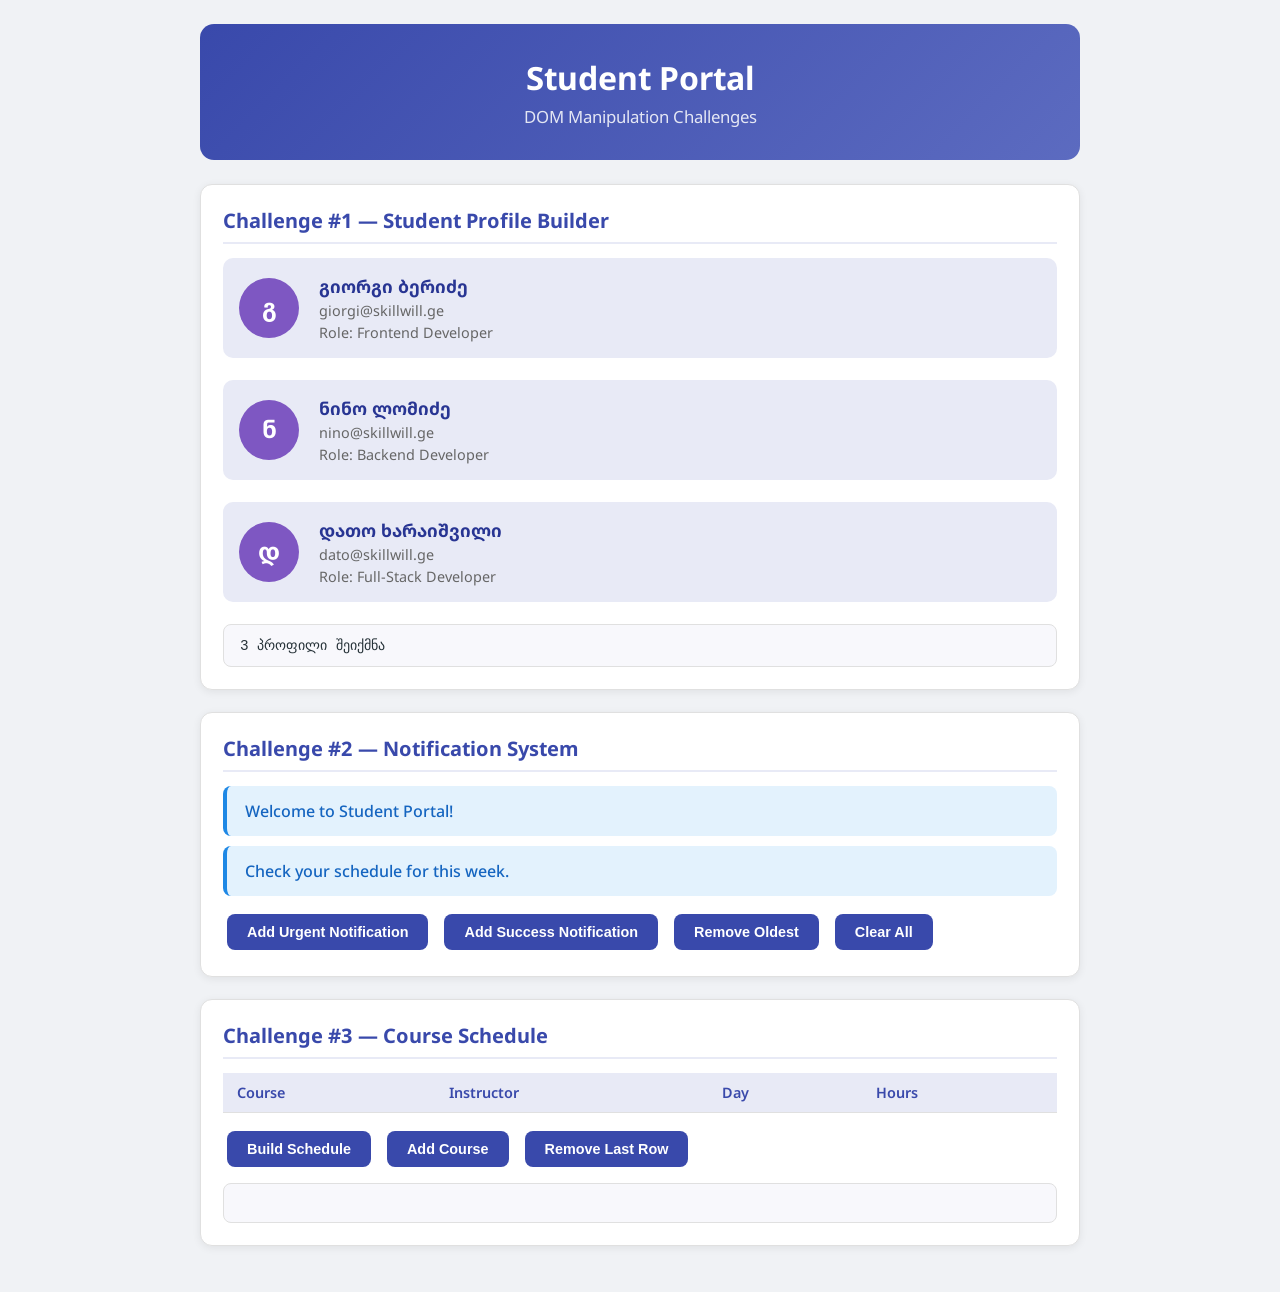
<file: homeworks/task-18/index.html>
<!doctype html>
<html lang="ka">
  <head>
    <meta charset="UTF-8" />
    <meta name="viewport" content="width=device-width, initial-scale=1.0" />
    <link rel="stylesheet" href="./style.css" />
    <title>DOM Manipulation Challenges - Student Portal</title>
  </head>

  <body>
    <div class="container">
      <!-- ========== Welcome Banner ========== -->
      <div class="welcome-banner">
        <h1>Student Portal</h1>
        <p>DOM Manipulation Challenges</p>
      </div>

      <!-- ========== Section 1: Student Profile Builder ========== -->
      <div class="card">
        <h2>Challenge #1 — Student Profile Builder</h2>
        <div id="profile-container"></div>
        <div id="profile-output" class="display-box"></div>
      </div>

      <!-- ========== Section 2: Notification System ========== -->
      <div class="card">
        <h2>Challenge #2 — Notification System</h2>
        <div id="notification-list">
          <div class="notification info">Welcome to Student Portal!</div>
          <div class="notification info">
            Check your schedule for this week.
          </div>
        </div>
        <div class="button-group">
          <button id="btn-add-urgent" class="demo-btn">
            Add Urgent Notification
          </button>
          <button id="btn-add-success" class="demo-btn">
            Add Success Notification
          </button>
          <button id="btn-remove-oldest" class="demo-btn">Remove Oldest</button>
          <button id="btn-clear-all" class="demo-btn">Clear All</button>
        </div>
      </div>

      <!-- ========== Section 3: Course Schedule ========== -->
      <div class="card">
        <h2>Challenge #3 — Course Schedule</h2>
        <table class="schedule-table" id="course-table">
          <thead>
            <tr>
              <th>Course</th>
              <th>Instructor</th>
              <th>Day</th>
              <th>Hours</th>
            </tr>
          </thead>
          <tbody></tbody>
        </table>
        <div class="button-group">
          <button id="btn-build-table" class="demo-btn">Build Schedule</button>
          <button id="btn-add-row" class="demo-btn">Add Course</button>
          <button id="btn-remove-last-row" class="demo-btn">
            Remove Last Row
          </button>
        </div>
        <div id="table-output" class="display-box"></div>
      </div>
    </div>

    <script src="challenges.js"></script>
  </body>
</html>
</file>
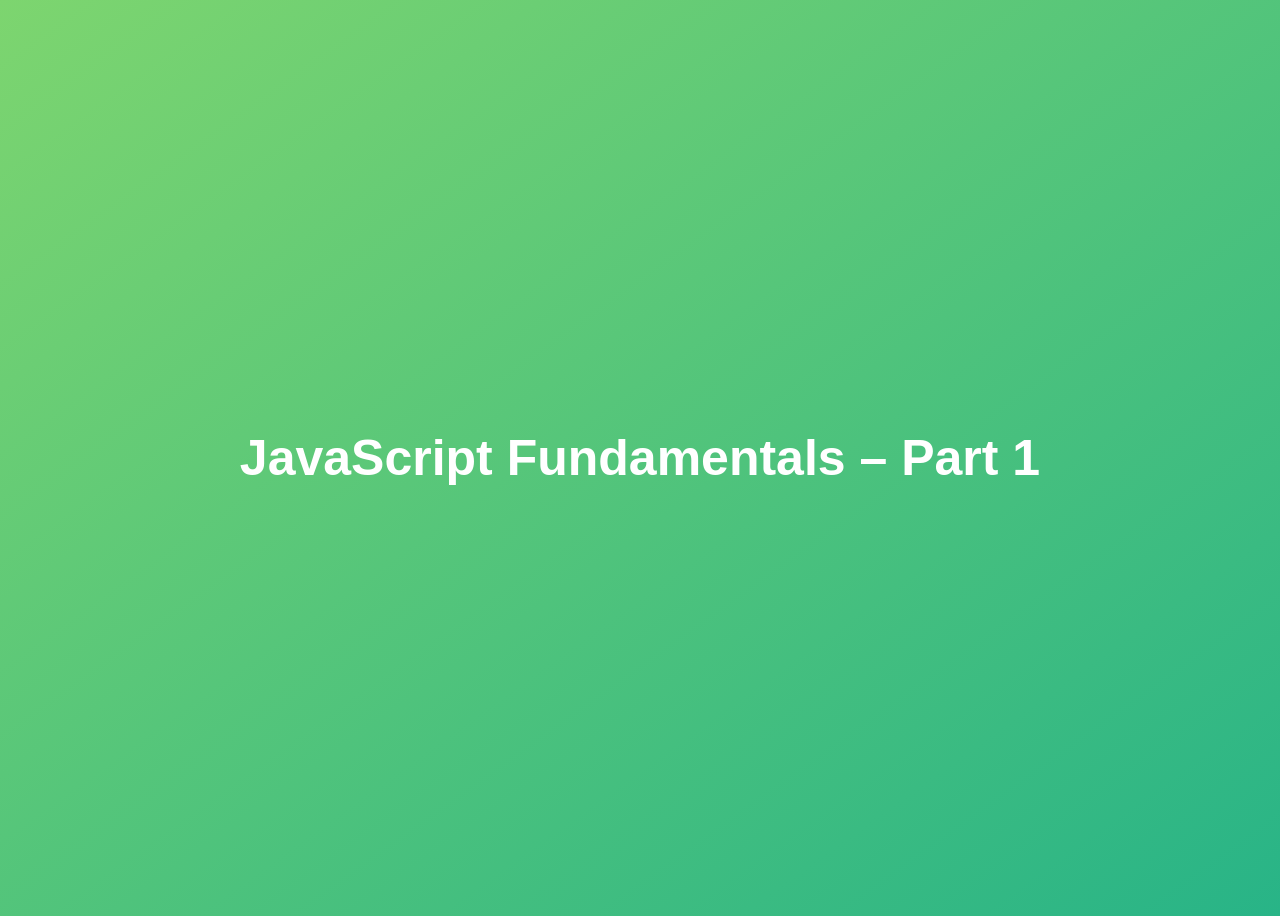
<file: complete-javascript-course-master/01-Fundamentals-Part-1/final/index.html>
<!DOCTYPE html>
<html lang="en">
  <head>
    <meta charset="UTF-8" />
    <meta name="viewport" content="width=device-width, initial-scale=1.0" />
    <meta http-equiv="X-UA-Compatible" content="ie=edge" />
    <title>JavaScript Fundamentals – Part 1</title>
    <style>
      body {
        height: 100vh;
        display: flex;
        align-items: center;
        background: linear-gradient(to top left, #28b487, #7dd56f);
      }
      h1 {
        font-family: sans-serif;
        font-size: 50px;
        line-height: 1.3;
        width: 100%;
        padding: 30px;
        text-align: center;
        color: white;
      }
    </style>
  </head>
  <body>
    <h1>JavaScript Fundamentals – Part 1</h1>

    <script src="script.js"></script>
  </body>
</html>
</file>
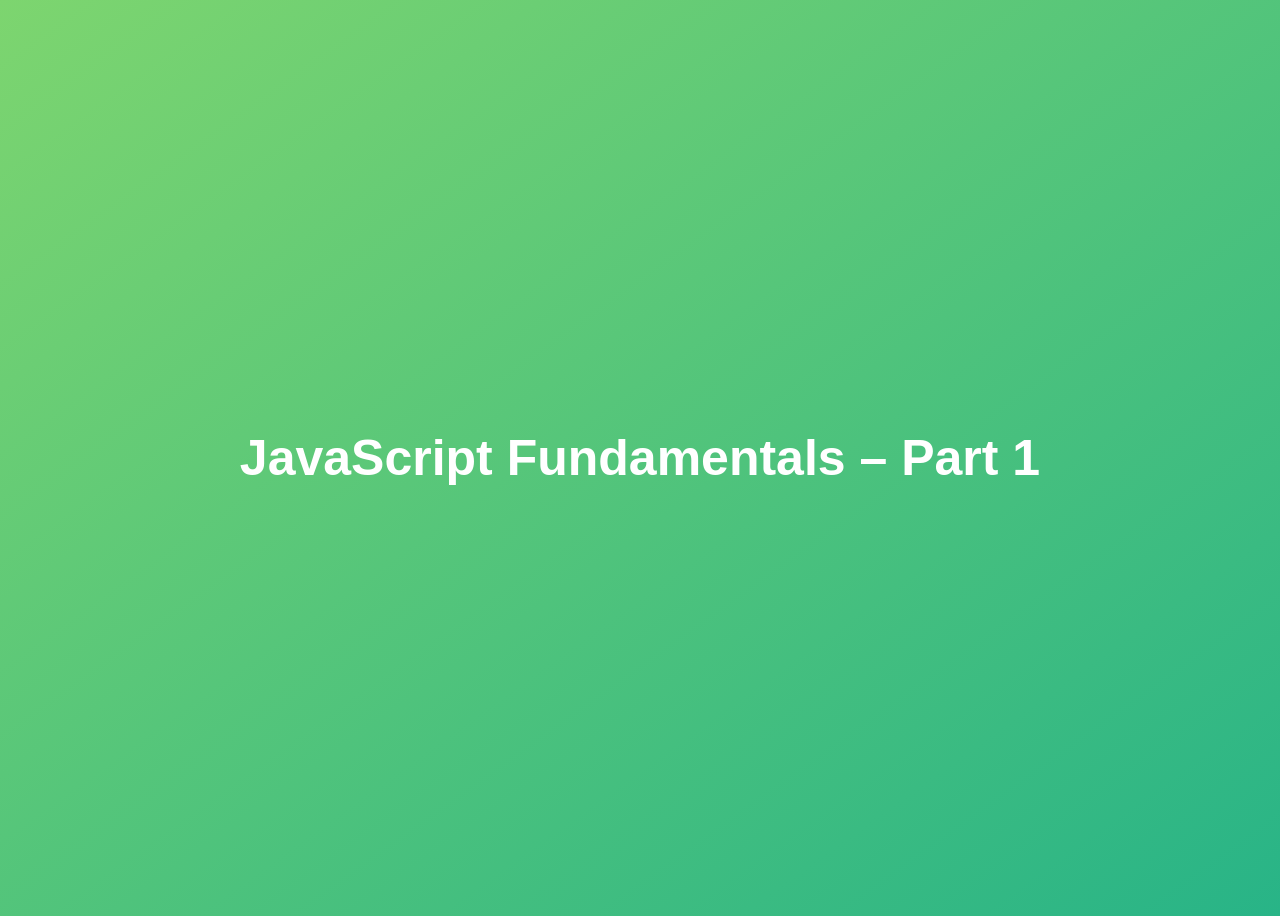
<file: complete-javascript-course-master/01-Fundamentals-Part-1/starter/index.html>
<!DOCTYPE html>
<html lang="en">
  <head>
    <meta charset="UTF-8" />
    <meta name="viewport" content="width=device-width, initial-scale=1.0" />
    <meta http-equiv="X-UA-Compatible" content="ie=edge" />
    <title>JavaScript Fundamentals – Part 1</title>
    <style>
      body {
        height: 100vh;
        display: flex;
        align-items: center;
        background: linear-gradient(to top left, #28b487, #7dd56f);
      }
      h1 {
        font-family: sans-serif;
        font-size: 50px;
        line-height: 1.3;
        width: 100%;
        padding: 30px;
        text-align: center;
        color: white;
      }
    </style>
  </head>
  <body>
    <h1>JavaScript Fundamentals – Part 1</h1>
  </body>
</html>
</file>
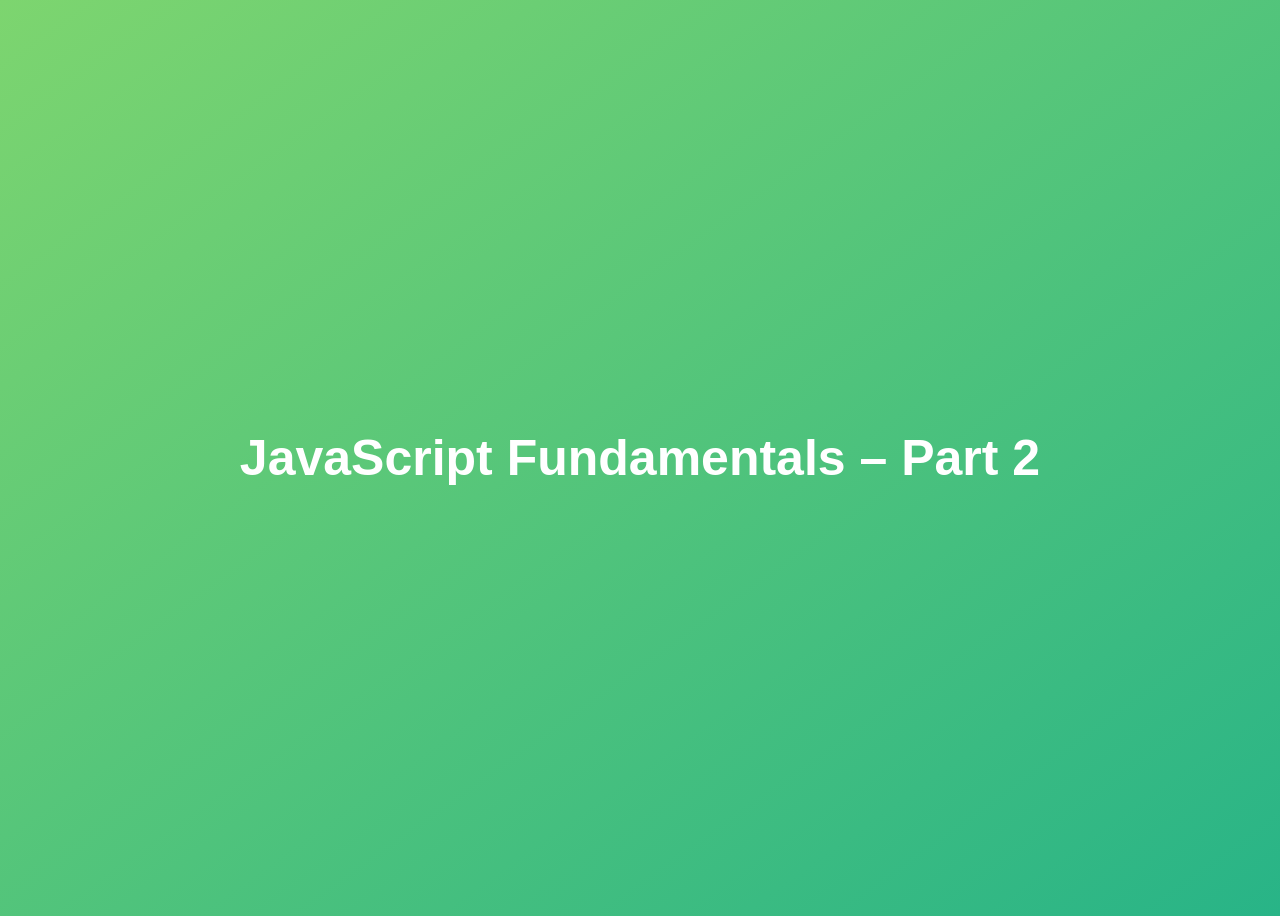
<file: complete-javascript-course-master/02-Fundamentals-Part-2/final/index.html>
<!DOCTYPE html>
<html lang="en">
  <head>
    <meta charset="UTF-8" />
    <meta name="viewport" content="width=device-width, initial-scale=1.0" />
    <meta http-equiv="X-UA-Compatible" content="ie=edge" />
    <title>JavaScript Fundamentals – Part 2</title>
    <style>
      body {
        height: 100vh;
        display: flex;
        align-items: center;
        background: linear-gradient(to top left, #28b487, #7dd56f);
      }
      h1 {
        font-family: sans-serif;
        font-size: 50px;
        line-height: 1.3;
        width: 100%;
        padding: 30px;
        text-align: center;
        color: white;
      }
    </style>
  </head>
  <body>
    <h1>JavaScript Fundamentals – Part 2</h1>
    <script src="script.js"></script>
  </body>
</html>
</file>
<file: homeworks/11-Arrays-Bankist/style.css>
/*
 * Use this CSS to learn some intersting techniques,
 * in case you're wondering how I built the UI.
 * Have fun! 😁
 */

* {
    margin: 0;
    padding: 0;
    box-sizing: inherit;
}

html {
    font-size: 62.5%;
    box-sizing: border-box;
}

body {
    font-family: "Poppins", sans-serif;
    color: #444;
    background-color: #f3f3f3;
    height: 100vh;
    padding: 2rem;
}

nav {
    display: flex;
    justify-content: space-between;
    align-items: center;
    padding: 0 2rem;
}

.welcome {
    font-size: 1.9rem;
    font-weight: 500;
}

.logo {
    height: 5.25rem;
}

.login {
    display: flex;
}

.login__input {
    border: none;
    padding: 0.5rem 2rem;
    font-size: 1.6rem;
    font-family: inherit;
    text-align: center;
    width: 12rem;
    border-radius: 10rem;
    margin-right: 1rem;
    color: inherit;
    border: 1px solid #fff;
    transition: all 0.3s;
}

.login__input:focus {
    outline: none;
    border: 1px solid #ccc;
}

.login__input::placeholder {
    color: #bbb;
}

.login__btn {
    border: none;
    background: none;
    font-size: 2.2rem;
    color: inherit;
    cursor: pointer;
    transition: all 0.3s;
}

.login__btn:hover,
.login__btn:focus,
.btn--sort:hover,
.btn--sort:focus {
    outline: none;
    color: #777;
}

/* MAIN */
.app {
    position: relative;
    max-width: 100rem;
    margin: 4rem auto;
    display: grid;
    grid-template-columns: 4fr 3fr;
    grid-template-rows: auto repeat(3, 15rem) auto;
    gap: 2rem;

    /* NOTE This creates the fade in/out anumation */
    opacity: 0;
    transition: all 1s;
}

.balance {
    grid-column: 1 / span 2;
    display: flex;
    align-items: flex-end;
    justify-content: space-between;
    margin-bottom: 2rem;
}

.balance__label {
    font-size: 2.2rem;
    font-weight: 500;
    margin-bottom: -0.2rem;
}

.balance__date {
    font-size: 1.4rem;
    color: #888;
}

.balance__value {
    font-size: 4.5rem;
    font-weight: 400;
}

/* MOVEMENTS */
.movements {
    grid-row: 2 / span 3;
    background-color: #fff;
    border-radius: 1rem;
    overflow: scroll;
}

.movements__row {
    padding: 2.25rem 4rem;
    display: flex;
    align-items: center;
    border-bottom: 1px solid #eee;
}

.movements__type {
    font-size: 1.1rem;
    text-transform: uppercase;
    font-weight: 500;
    color: #fff;
    padding: 0.1rem 1rem;
    border-radius: 10rem;
    margin-right: 2rem;
}

.movements__date {
    font-size: 1.1rem;
    text-transform: uppercase;
    font-weight: 500;
    color: #666;
}

.movements__type--deposit {
    background-image: linear-gradient(to top left, #39b385, #9be15d);
}

.movements__type--withdrawal {
    background-image: linear-gradient(to top left, #e52a5a, #ff585f);
}

.movements__value {
    font-size: 1.7rem;
    margin-left: auto;
}

/* SUMMARY */
.summary {
    grid-row: 5 / 6;
    display: flex;
    align-items: baseline;
    padding: 0 0.3rem;
    margin-top: 1rem;
}

.summary__label {
    font-size: 1.2rem;
    font-weight: 500;
    text-transform: uppercase;
    margin-right: 0.8rem;
}

.summary__value {
    font-size: 2.2rem;
    margin-right: 2.5rem;
}

.summary__value--in,
.summary__value--interest {
    color: #66c873;
}

.summary__value--out {
    color: #f5465d;
}

.btn--sort {
    margin-left: auto;
    border: none;
    background: none;
    font-size: 1.3rem;
    font-weight: 500;
    cursor: pointer;
}

/* OPERATIONS */
.operation {
    border-radius: 1rem;
    padding: 3rem 4rem;
    color: #333;
}

.operation--transfer {
    background-image: linear-gradient(to top left, #ffb003, #ffcb03);
}

.operation--loan {
    background-image: linear-gradient(to top left, #39b385, #9be15d);
}

.operation--close {
    background-image: linear-gradient(to top left, #e52a5a, #ff585f);
}

h2 {
    margin-bottom: 1.5rem;
    font-size: 1.7rem;
    font-weight: 600;
    color: #333;
}

.form {
    display: grid;
    grid-template-columns: 2.5fr 2.5fr 1fr;
    grid-template-rows: auto auto;
    gap: 0.4rem 1rem;
}

/* Exceptions for interst */
.form.form--loan {
    grid-template-columns: 2.5fr 1fr 2.5fr;
}

.form__label--loan {
    grid-row: 2;
}

/* End exceptions */

.form__input {
    width: 100%;
    border: none;
    background-color: rgba(255, 255, 255, 0.4);
    font-family: inherit;
    font-size: 1.5rem;
    text-align: center;
    color: #333;
    padding: 0.3rem 1rem;
    border-radius: 0.7rem;
    transition: all 0.3s;
}

.form__input:focus {
    outline: none;
    background-color: rgba(255, 255, 255, 0.6);
}

.form__label {
    font-size: 1.3rem;
    text-align: center;
}

.form__btn {
    border: none;
    border-radius: 0.7rem;
    font-size: 1.8rem;
    background-color: #fff;
    cursor: pointer;
    transition: all 0.3s;
}

.form__btn:focus {
    outline: none;
    background-color: rgba(255, 255, 255, 0.8);
}

.logout-timer {
    padding: 0 0.3rem;
    margin-top: 1.9rem;
    text-align: right;
    font-size: 1.25rem;
}

.timer {
    font-weight: 600;
}


/* ////////////////////// */
.btn__signout {
    background: none;
    border: 1px solid #ccc;
    border-radius: 10rem;
    padding: 0.5rem 2rem;
    font-family: inherit;
    font-size: 1.6rem;
    font-weight: 500;
    color: #444;
    cursor: pointer;
    transition: all 0.3s;
}

.btn__signout:hover {
    color: #333;
    border-color: #999;
    background-color: rgba(0, 0, 0, 0.02);
}

.btn__signout:active {
    transform: scale(0.98);
    background-color: rgba(0, 0, 0, 0.05);
}

.hidden {
    display: none !important;
}
</file>
<file: homeworks/array-bankist/style.css>
/*
 * Use this CSS to learn some intersting techniques,
 * in case you're wondering how I built the UI.
 * Have fun! 😁
 */

* {
    margin: 0;
    padding: 0;
    box-sizing: inherit;
}

html {
    font-size: 62.5%;
    box-sizing: border-box;
}

body {
    font-family: "Poppins", sans-serif;
    color: #444;
    background-color: #f3f3f3;
    height: 100vh;
    padding: 2rem;
}

nav {
    display: flex;
    justify-content: space-between;
    align-items: center;
    padding: 0 2rem;
}

.welcome {
    font-size: 1.9rem;
    font-weight: 500;
}

.logo {
    height: 5.25rem;
}

.login {
    display: flex;
}

.login__input {
    border: none;
    padding: 0.5rem 2rem;
    font-size: 1.6rem;
    font-family: inherit;
    text-align: center;
    width: 12rem;
    border-radius: 10rem;
    margin-right: 1rem;
    color: inherit;
    border: 1px solid #fff;
    transition: all 0.3s;
}

.login__input:focus {
    outline: none;
    border: 1px solid #ccc;
}

.login__input::placeholder {
    color: #bbb;
}

.login__btn {
    border: none;
    background: none;
    font-size: 2.2rem;
    color: inherit;
    cursor: pointer;
    transition: all 0.3s;
}

.login__btn:hover,
.login__btn:focus,
.btn--sort:hover,
.btn--sort:focus {
    outline: none;
    color: #777;
}

/* MAIN */
.app {
    position: relative;
    max-width: 100rem;
    margin: 4rem auto;
    display: grid;
    grid-template-columns: 4fr 3fr;
    grid-template-rows: auto repeat(3, 15rem) auto;
    gap: 2rem;

    /* NOTE This creates the fade in/out anumation */
    opacity: 0;
    transition: all 1s;
}

.balance {
    grid-column: 1 / span 2;
    display: flex;
    align-items: flex-end;
    justify-content: space-between;
    margin-bottom: 2rem;
}

.balance__label {
    font-size: 2.2rem;
    font-weight: 500;
    margin-bottom: -0.2rem;
}

.balance__date {
    font-size: 1.4rem;
    color: #888;
}

.balance__value {
    font-size: 4.5rem;
    font-weight: 400;
}

/* MOVEMENTS */
.movements {
    grid-row: 2 / span 3;
    background-color: #fff;
    border-radius: 1rem;
    overflow: scroll;
}

.movements__row {
    padding: 2.25rem 4rem;
    display: flex;
    align-items: center;
    border-bottom: 1px solid #eee;
}

.movements__type {
    font-size: 1.1rem;
    text-transform: uppercase;
    font-weight: 500;
    color: #fff;
    padding: 0.1rem 1rem;
    border-radius: 10rem;
    margin-right: 2rem;
}

.movements__date {
    font-size: 1.1rem;
    text-transform: uppercase;
    font-weight: 500;
    color: #666;
}

.movements__type--deposit {
    background-image: linear-gradient(to top left, #39b385, #9be15d);
}

.movements__type--withdrawal {
    background-image: linear-gradient(to top left, #e52a5a, #ff585f);
}

.movements__value {
    font-size: 1.7rem;
    margin-left: auto;
}

/* SUMMARY */
.summary {
    grid-row: 5 / 6;
    display: flex;
    align-items: baseline;
    padding: 0 0.3rem;
    margin-top: 1rem;
}

.summary__label {
    font-size: 1.2rem;
    font-weight: 500;
    text-transform: uppercase;
    margin-right: 0.8rem;
}

.summary__value {
    font-size: 2.2rem;
    margin-right: 2.5rem;
}

.summary__value--in,
.summary__value--interest {
    color: #66c873;
}

.summary__value--out {
    color: #f5465d;
}

.btn--sort {
    margin-left: auto;
    border: none;
    background: none;
    font-size: 1.3rem;
    font-weight: 500;
    cursor: pointer;
}

/* OPERATIONS */
.operation {
    border-radius: 1rem;
    padding: 3rem 4rem;
    color: #333;
}

.operation--transfer {
    background-image: linear-gradient(to top left, #ffb003, #ffcb03);
}

.operation--loan {
    background-image: linear-gradient(to top left, #39b385, #9be15d);
}

.operation--close {
    background-image: linear-gradient(to top left, #e52a5a, #ff585f);
}

h2 {
    margin-bottom: 1.5rem;
    font-size: 1.7rem;
    font-weight: 600;
    color: #333;
}

.form {
    display: grid;
    grid-template-columns: 2.5fr 2.5fr 1fr;
    grid-template-rows: auto auto;
    gap: 0.4rem 1rem;
}

/* Exceptions for interst */
.form.form--loan {
    grid-template-columns: 2.5fr 1fr 2.5fr;
}

.form__label--loan {
    grid-row: 2;
}

/* End exceptions */

.form__input {
    width: 100%;
    border: none;
    background-color: rgba(255, 255, 255, 0.4);
    font-family: inherit;
    font-size: 1.5rem;
    text-align: center;
    color: #333;
    padding: 0.3rem 1rem;
    border-radius: 0.7rem;
    transition: all 0.3s;
}

.form__input:focus {
    outline: none;
    background-color: rgba(255, 255, 255, 0.6);
}

.form__label {
    font-size: 1.3rem;
    text-align: center;
}

.form__btn {
    border: none;
    border-radius: 0.7rem;
    font-size: 1.8rem;
    background-color: #fff;
    cursor: pointer;
    transition: all 0.3s;
}

.form__btn:focus {
    outline: none;
    background-color: rgba(255, 255, 255, 0.8);
}

.logout-timer {
    padding: 0 0.3rem;
    margin-top: 1.9rem;
    text-align: right;
    font-size: 1.25rem;
}

.timer {
    font-weight: 600;
}
</file>
<file: homeworks/Guess-num/style.css>
@import url('https://fonts.googleapis.com/css?family=Press+Start+2P&display=swap');

* {
  margin: 0;
  padding: 0;
  box-sizing: inherit;
}

html {
  font-size: 62.5%;
  box-sizing: border-box;
}

body {
  font-family: 'Press Start 2P', sans-serif;
  color: #eee;
  background-color: #222;
  /* background-color: #60b347; */
}

/* LAYOUT */
header {
  position: relative;
  height: 35vh;
  border-bottom: 7px solid #eee;
}

main {
  height: 65vh;
  color: #eee;
  display: flex;
  align-items: center;
  justify-content: space-around;
}

.left {
  width: 52rem;
  display: flex;
  flex-direction: column;
  align-items: center;
}

.right {
  width: 52rem;
  font-size: 2rem;
}

/* ELEMENTS STYLE */
h1 {
  font-size: 4rem;
  text-align: center;
  position: absolute;
  width: 100%;
  top: 52%;
  left: 50%;
  transform: translate(-50%, -50%);
}

.number {
  background: #eee;
  color: #333;
  font-size: 6rem;
  width: 15rem;
  padding: 3rem 0rem;
  text-align: center;
  position: absolute;
  bottom: 0;
  left: 50%;
  transform: translate(-50%, 50%);
}

.between {
  font-size: 1.4rem;
  position: absolute;
  top: 2rem;
  right: 2rem;
}

.again {
  position: absolute;
  top: 2rem;
  left: 2rem;
}

.guess {
  background: none;
  border: 4px solid #eee;
  font-family: inherit;
  color: inherit;
  font-size: 5rem;
  padding: 2.5rem;
  width: 25rem;
  text-align: center;
  display: block;
  margin-bottom: 3rem;
}

.btn {
  border: none;
  background-color: #eee;
  color: #222;
  font-size: 2rem;
  font-family: inherit;
  padding: 2rem 3rem;
  cursor: pointer;
}

.btn:hover {
  background-color: #ccc;
}

.message {
  margin-bottom: 8rem;
  height: 3rem;
}

.label-score {
  margin-bottom: 2rem;
}
</file>
<file: homeworks/task-18/style.css>
@import url('https://fonts.googleapis.com/css2?family=Noto+Sans+Georgian:wght@100..900&display=swap');

*,
*::before,
*::after {
    margin: 0;
    padding: 0;
    box-sizing: border-box;
}

body {
    font-family: "Noto Sans Georgian", sans-serif;
    background: #f0f2f5;
    color: #263238;
    min-height: 100vh;
    padding: 24px 16px;
}

.container {
    max-width: 880px;
    margin: 0 auto;
}

/* ========== Welcome Banner ========== */
.welcome-banner {
    background: linear-gradient(135deg, #3949ab, #5c6bc0);
    color: white;
    padding: 32px 28px;
    border-radius: 14px;
    margin-bottom: 24px;
    text-align: center;
}

.welcome-banner h1 {
    font-size: 2rem;
    margin-bottom: 6px;
}

.welcome-banner p {
    font-size: 1.05rem;
    opacity: 0.85;
}

/* ========== Cards ========== */
.card {
    background: #fff;
    border: 1px solid #e0e0e0;
    border-radius: 12px;
    padding: 22px;
    margin-bottom: 22px;
    box-shadow: 0 2px 8px rgba(0, 0, 0, 0.07);
}

.card h2 {
    font-size: 1.25rem;
    color: #3949ab;
    margin-bottom: 14px;
    padding-bottom: 8px;
    border-bottom: 2px solid #e8eaf6;
}

/* ========== Display Box ========== */
.display-box {
    background: #f8f8fc;
    border: 1px solid #e0e0e0;
    border-radius: 8px;
    padding: 12px 16px;
    font-family: "Courier New", monospace;
    font-size: 0.9rem;
    min-height: 40px;
    margin-top: 12px;
    white-space: pre-wrap;
}

/* ========== Profile Section ========== */
.profile-section {
    display: flex;
    gap: 20px;
    align-items: center;
    padding: 16px;
    background: #e8eaf6;
    border-radius: 10px;
    margin-bottom: 10px;
}

.student-avatar {
    width: 60px;
    height: 60px;
    border-radius: 50%;
    background: #7e57c2;
    display: flex;
    align-items: center;
    justify-content: center;
    color: white;
    font-size: 1.5rem;
    font-weight: bold;
    flex-shrink: 0;
    position: relative;

    .avatar-letter {
        position: absolute;
        top: 50%;
        left: 50%;
        transform: translate(-50%, -56%);
        height: 33px;
        font-size: 1.5rem;

    }
}

.student-info h3 {
    font-size: 1.1rem;
    color: #283593;
}

.student-info p {
    color: #666;
    margin-top: 3px;
    font-size: 0.9rem;
}

#profile-container {
    display: flex;
    flex-direction: column;
    gap: 12px;
}

/* ========== Demo Buttons ========== */
.demo-btn {
    background: #3949ab;
    color: white;
    border: none;
    padding: 10px 20px;
    border-radius: 8px;
    font-size: 0.9rem;
    font-weight: 600;
    cursor: pointer;
    transition: background 0.2s;
    margin: 4px;
}

.demo-btn:hover {
    background: #283593;
}

.button-group {
    display: flex;
    flex-wrap: wrap;
    gap: 8px;
    margin-top: 14px;
}

/* ========== Notifications ========== */
.notification {
    padding: 14px 18px;
    border-radius: 8px;
    margin-bottom: 10px;
    font-weight: 500;
}

.notification.urgent {
    background: #ffebee;
    color: #c62828;
    border-left: 4px solid #e53935;
}

.notification.success {
    background: #e8f5e9;
    color: #2e7d32;
    border-left: 4px solid #43a047;
}

.notification.info {
    background: #e3f2fd;
    color: #1565c0;
    border-left: 4px solid #1e88e5;
}

#notification-list {
    min-height: 40px;
}

/* ========== Schedule Table ========== */
.schedule-table {
    width: 100%;
    border-collapse: collapse;
    margin-top: 10px;
}

.schedule-table th,
.schedule-table td {
    padding: 10px 14px;
    text-align: left;
    border-bottom: 1px solid #e0e0e0;
}

.schedule-table th {
    background: #e8eaf6;
    font-weight: 600;
    color: #3949ab;
    font-size: 0.9rem;
}

.schedule-table tr:hover {
    background: #f5f5f5;
}
</file>
